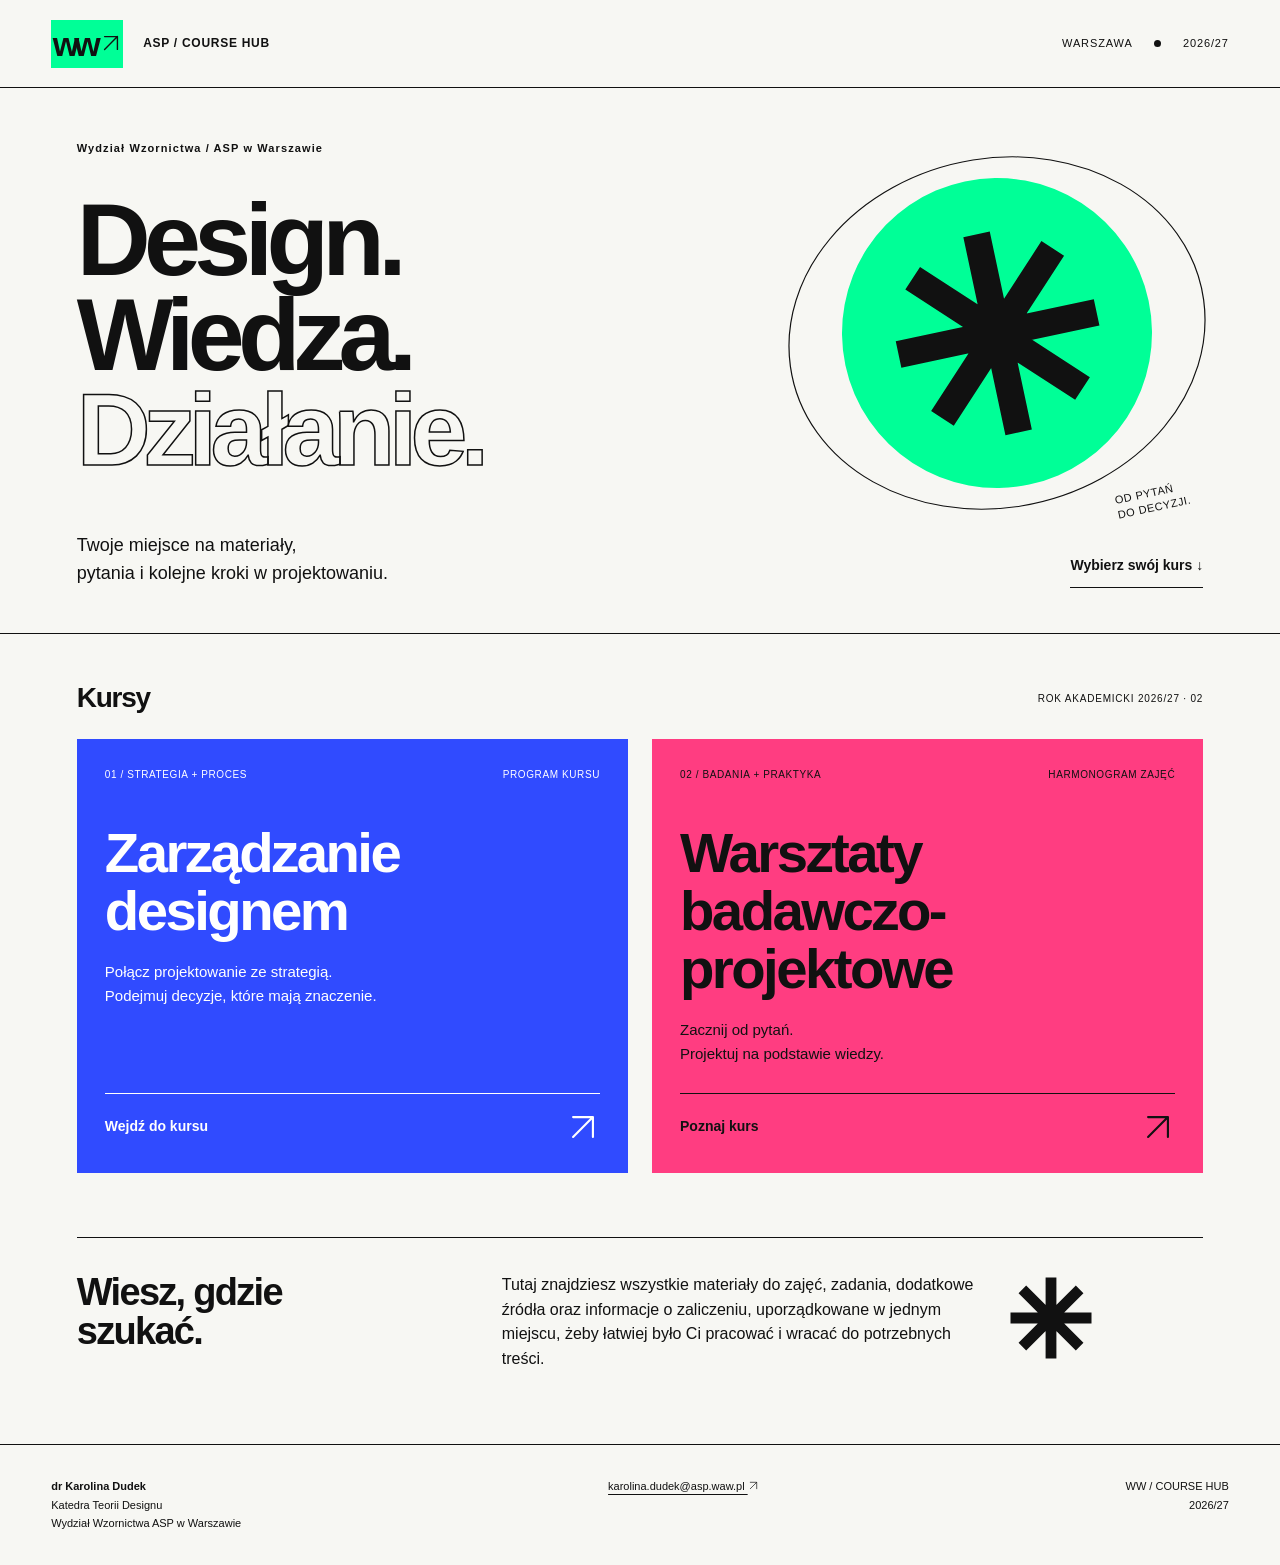
<file: index.html>
<!doctype html><html lang="pl"><head><meta charset="utf-8"><meta name="viewport" content="width=device-width, initial-scale=1"><meta name="description" content="Materiały do zajęć dr Karoliny Dudek. Wydział Wzornictwa ASP w Warszawie, 2026/27."><meta name="theme-color" content="#00FF97"><title>Materiały do zajęć · ASP Course Hub</title><link rel="stylesheet" href="assets/css/style.css"><script src="assets/js/main.js" defer></script></head><body class=""><a class="skip" href="#main">Przejdź do treści</a><header><a class="brand" href="index.html" aria-label="ASP Course Hub — strona główna"><span class="ww">ww<span><svg xmlns="http://www.w3.org/2000/svg" class="icon-arrow" viewBox="0 0 24 24" width="1em" height="1em" fill="none" stroke="currentColor" stroke-width="1.5" stroke-linecap="round" stroke-linejoin="round" style="display:inline-block;vertical-align:-0.12em;flex-shrink:0" aria-hidden="true" focusable="false"><path d="M5 19 19 5M5 5h14v14"/></svg></span></span><span>ASP / COURSE HUB</span></a><span class="header-right">WARSZAWA <span class="dot"></span> 2026/27</span></header><main id="main"><section class="home-hero"><div class="eyebrow">Wydział Wzornictwa / ASP w Warszawie</div><h1>Design.<br>Wiedza.<br><span class="outline">Działanie.</span></h1><div class="hero-bottom"><p>Twoje miejsce na materiały,<br>pytania i kolejne kroki w projektowaniu.</p><a class="text-link" href="#kursy">Wybierz swój kurs <span>↓</span></a></div><div class="hero-art" aria-hidden="true"><div class="orbit"></div><div class="asterisk"><svg xmlns="http://www.w3.org/2000/svg" viewBox="0 0 100 100" width="1em" height="1em" style="display:block" aria-hidden="true" focusable="false"><g fill="none" stroke="#111111" stroke-width="12"><path d="M50 5V95M5 50H95M18.18 18.18L81.82 81.82M18.18 81.82L81.82 18.18"/></g></svg></div><span>OD PYTAŃ<br>DO DECYZJI.</span></div></section><section id="kursy" class="courses"><div class="section-label"><h2>Kursy</h2><span>ROK AKADEMICKI 2026/27 · 02</span></div><div class="course-grid"><a class="course-card blue-card" href="kursy/zarzadzanie-designem.html"><div class="card-meta"><span>01 / STRATEGIA + PROCES</span><span>PROGRAM KURSU</span></div><h3>Zarządzanie<br>designem</h3><p>Połącz projektowanie ze strategią.<br>Podejmuj decyzje, które mają znaczenie.</p><div class="card-bottom"><span>Wejdź do kursu</span><span class="arrow"><svg xmlns="http://www.w3.org/2000/svg" class="icon-arrow" viewBox="0 0 24 24" width="1em" height="1em" fill="none" stroke="currentColor" stroke-width="1.5" stroke-linecap="round" stroke-linejoin="round" style="display:inline-block;vertical-align:-0.12em;flex-shrink:0" aria-hidden="true" focusable="false"><path d="M5 19 19 5M5 5h14v14"/></svg></span></div></a><a class="course-card pink-card" href="kursy/warsztaty-badawczo-projektowe.html"><div class="card-meta"><span>02 / BADANIA + PRAKTYKA</span><span>HARMONOGRAM ZAJĘĆ</span></div><h3>Warsztaty<br>badawczo-<br>projektowe</h3><p>Zacznij od pytań.<br>Projektuj na podstawie wiedzy.</p><div class="card-bottom"><span>Poznaj kurs</span><span class="arrow"><svg xmlns="http://www.w3.org/2000/svg" class="icon-arrow" viewBox="0 0 24 24" width="1em" height="1em" fill="none" stroke="currentColor" stroke-width="1.5" stroke-linecap="round" stroke-linejoin="round" style="display:inline-block;vertical-align:-0.12em;flex-shrink:0" aria-hidden="true" focusable="false"><path d="M5 19 19 5M5 5h14v14"/></svg></span></div></a></div></section><section class="how"><h2>Wiesz, gdzie<br>szukać.</h2><p>Tutaj znajdziesz wszystkie materiały do zajęć, zadania, dodatkowe źródła oraz informacje o zaliczeniu, uporządkowane w jednym miejscu, żeby łatwiej było Ci pracować i wracać do potrzebnych treści.</p><span class="big-star" aria-hidden="true"><svg xmlns="http://www.w3.org/2000/svg" viewBox="0 0 100 100" width="1em" height="1em" style="display:block" aria-hidden="true" focusable="false"><g fill="none" stroke="#111111" stroke-width="12"><path d="M50 5V95M5 50H95M18.18 18.18L81.82 81.82M18.18 81.82L81.82 18.18"/></g></svg></span></section></main><footer><div><strong>dr Karolina Dudek</strong><br>Katedra Teorii Designu<br>Wydział Wzornictwa ASP w Warszawie</div><a href="mailto:karolina.dudek@asp.waw.pl">karolina.dudek@asp.waw.pl <svg xmlns="http://www.w3.org/2000/svg" class="icon-arrow" viewBox="0 0 24 24" width="1em" height="1em" fill="none" stroke="currentColor" stroke-width="1.5" stroke-linecap="round" stroke-linejoin="round" style="display:inline-block;vertical-align:-0.12em;flex-shrink:0" aria-hidden="true" focusable="false"><path d="M5 19 19 5M5 5h14v14"/></svg></a><span>WW / COURSE HUB<br>2026/27</span></footer></body></html>
</file>
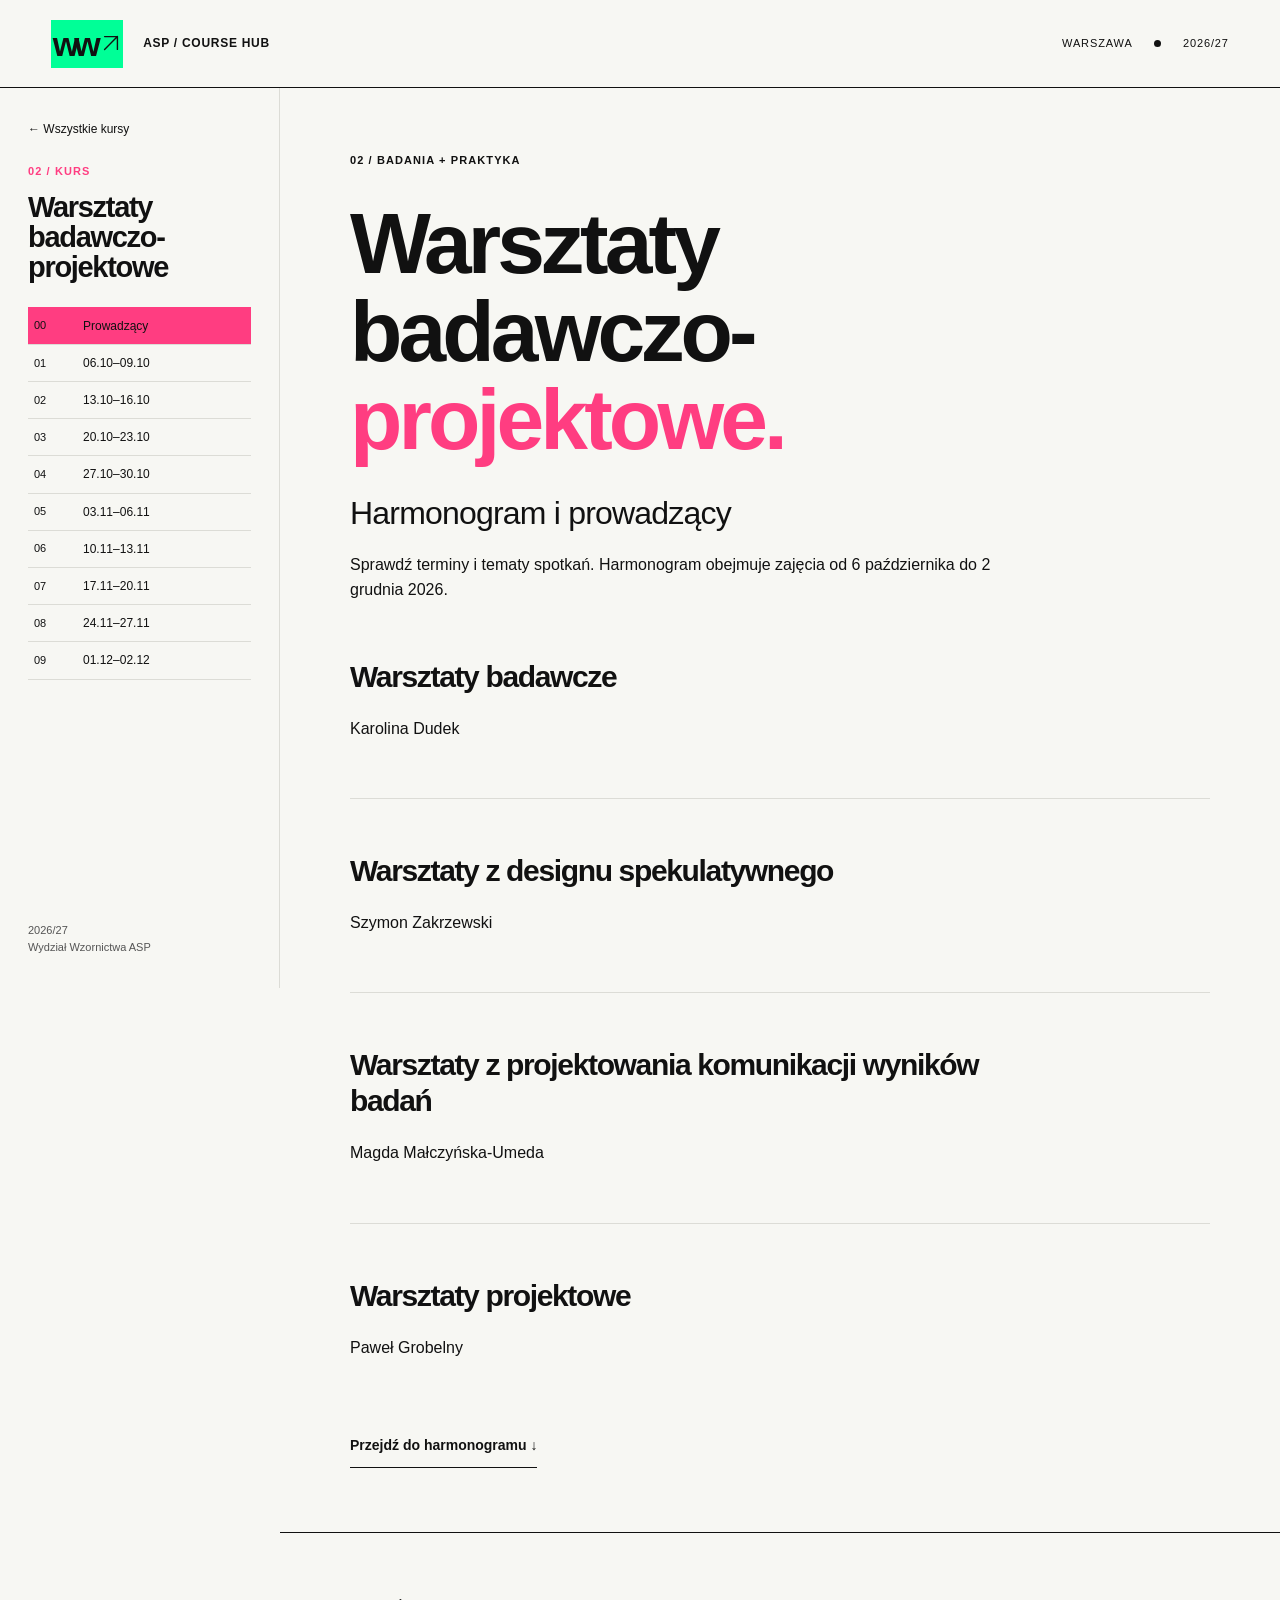
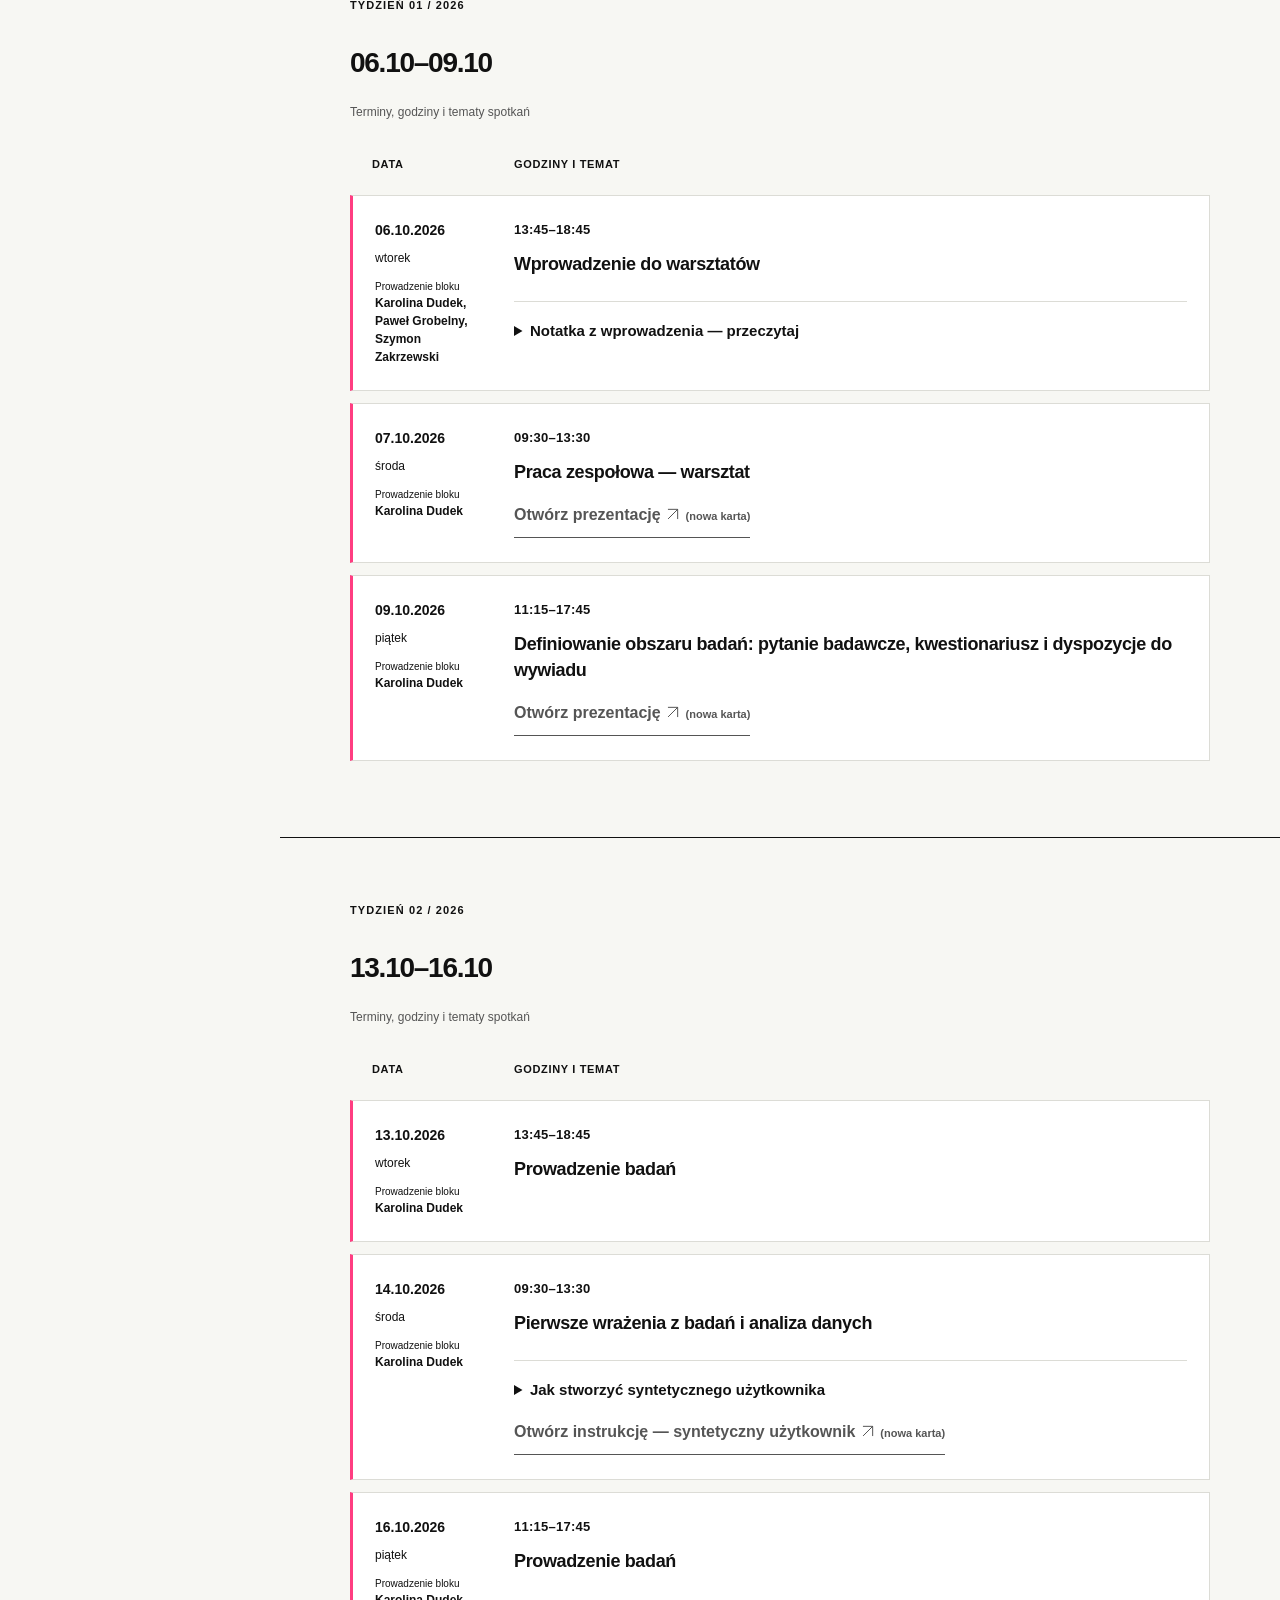
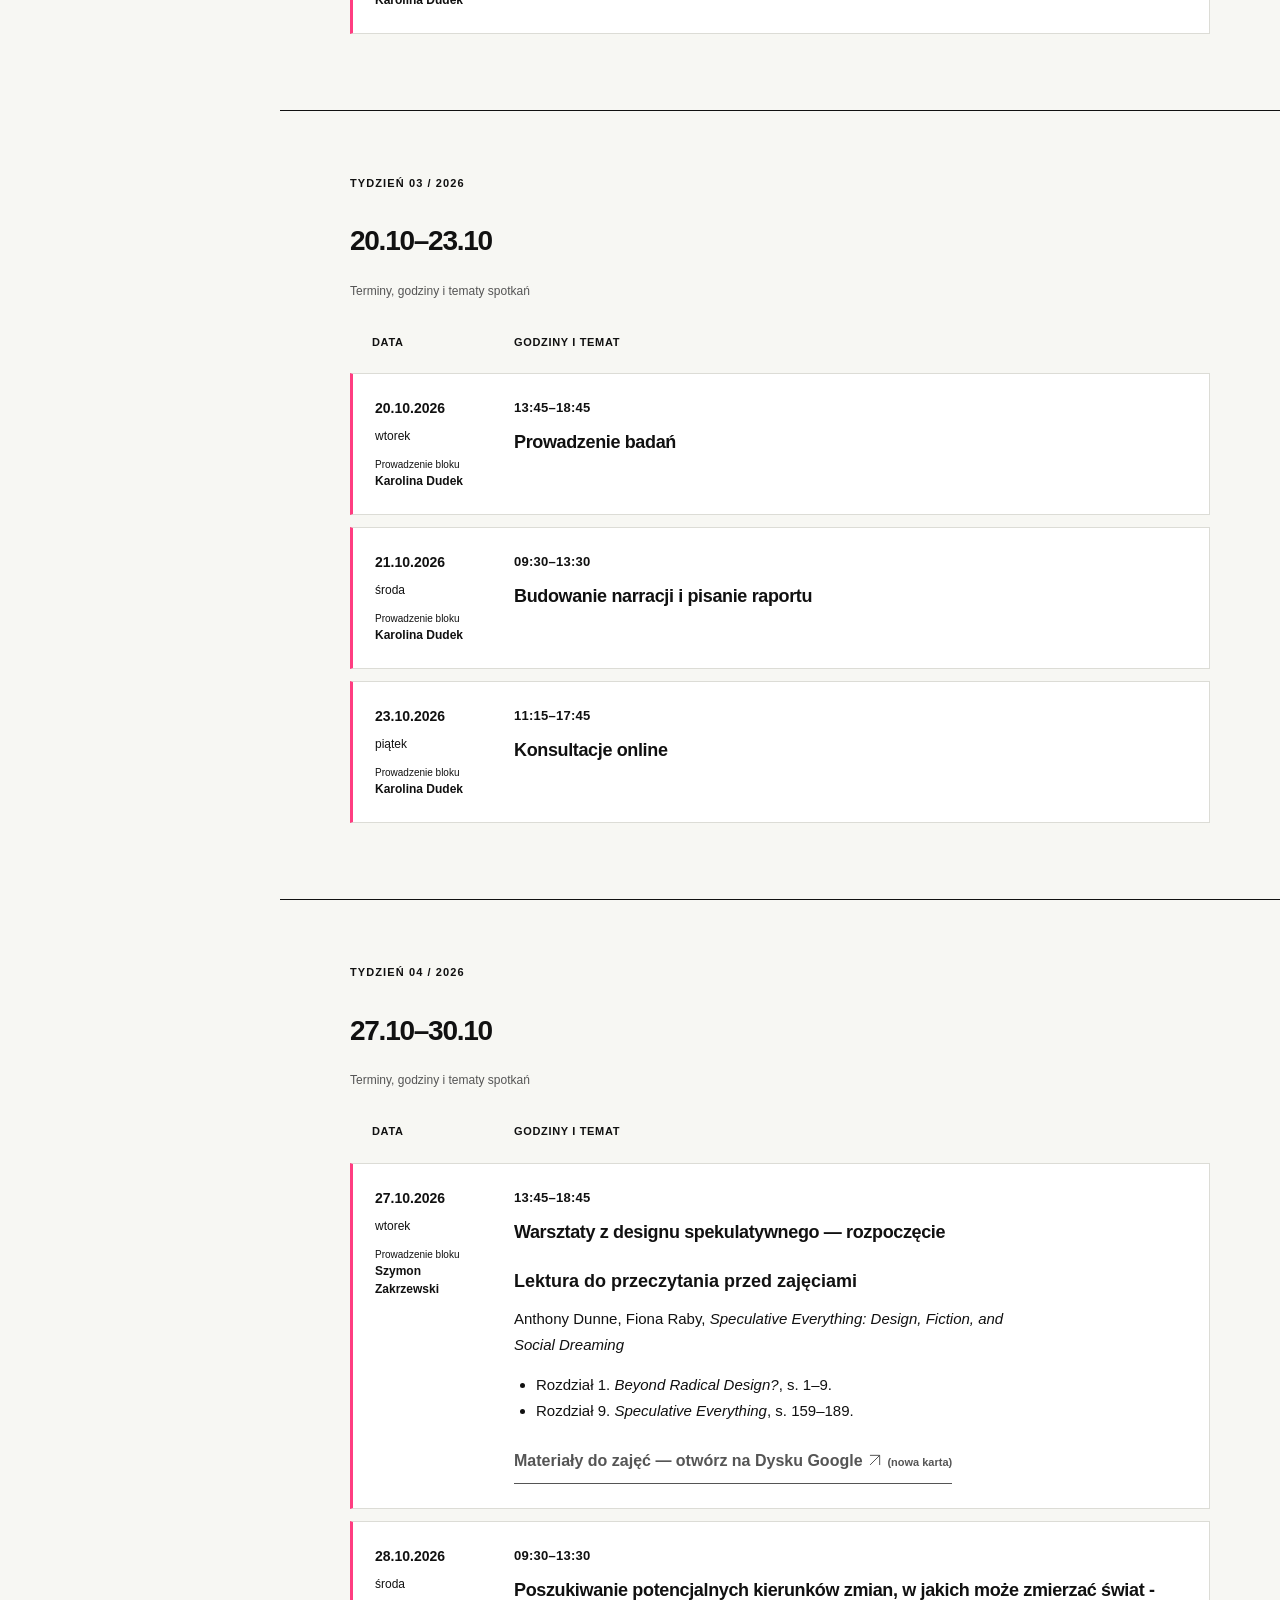
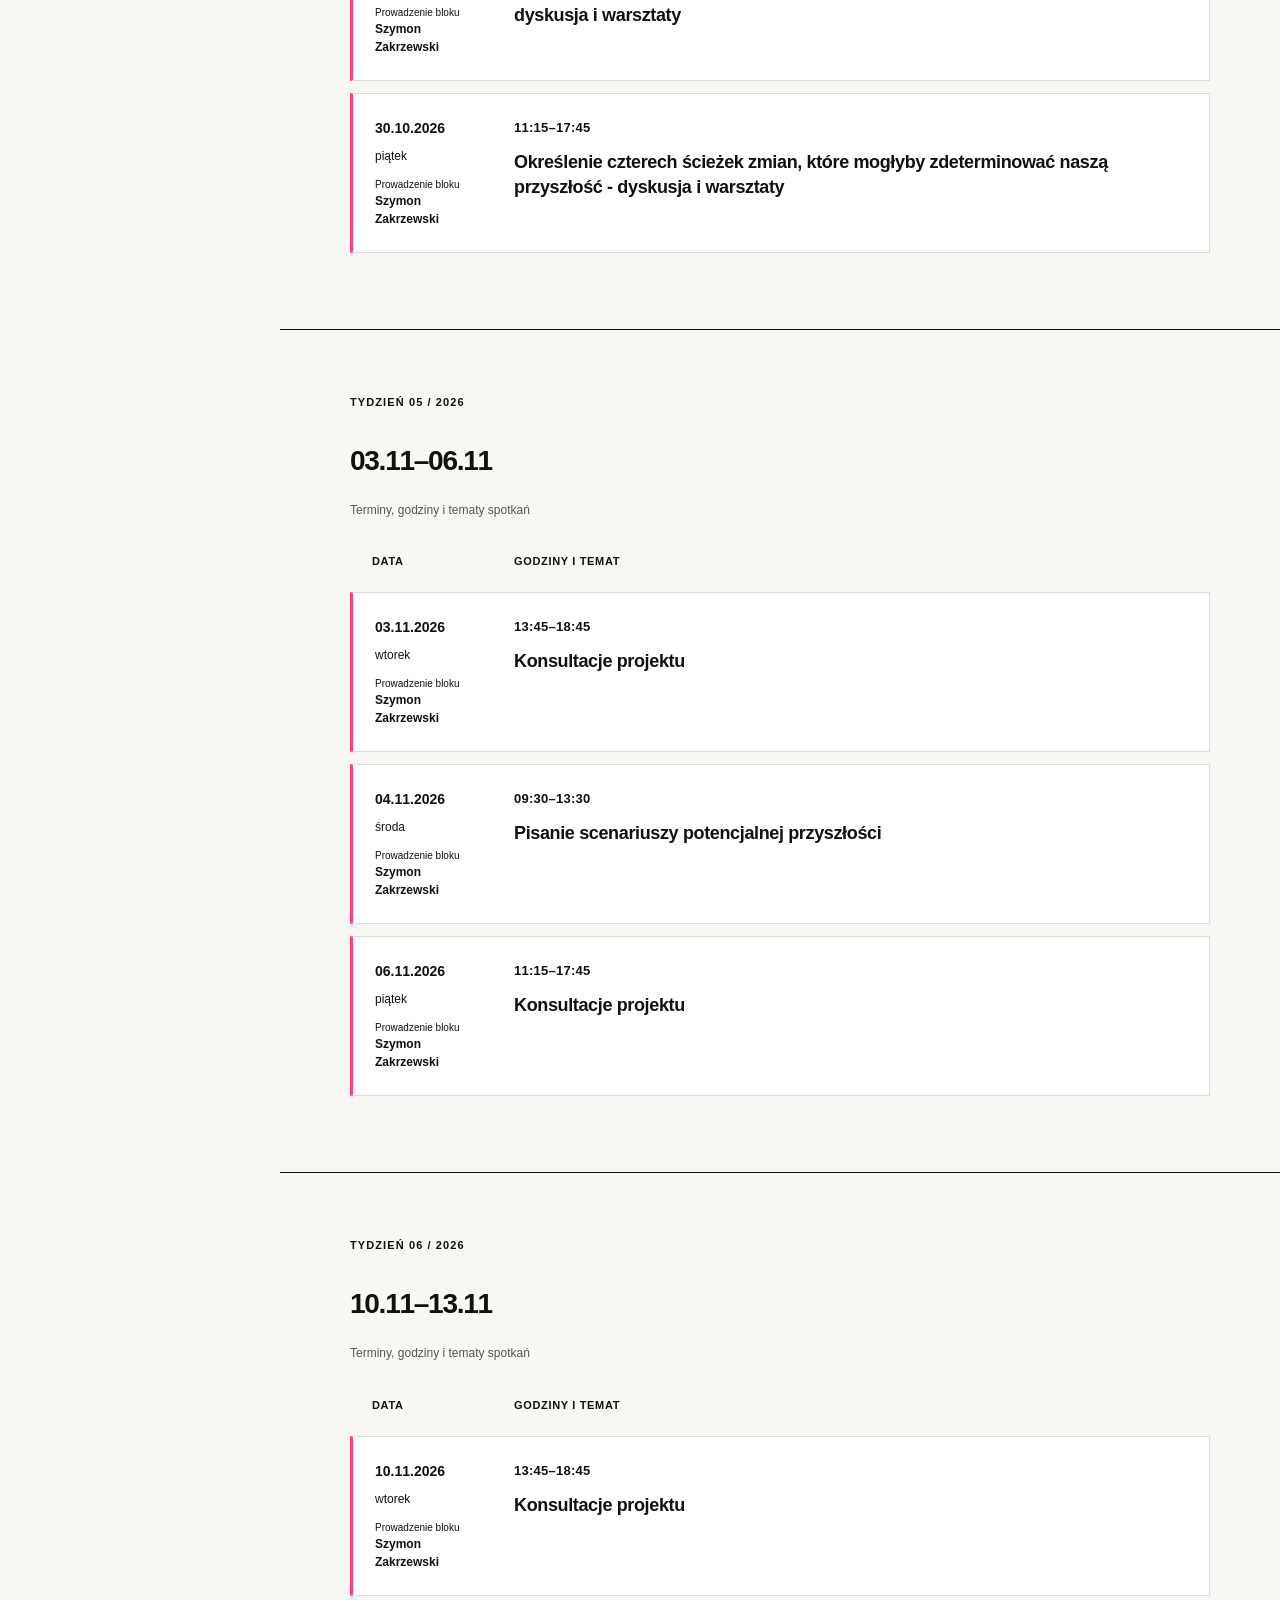
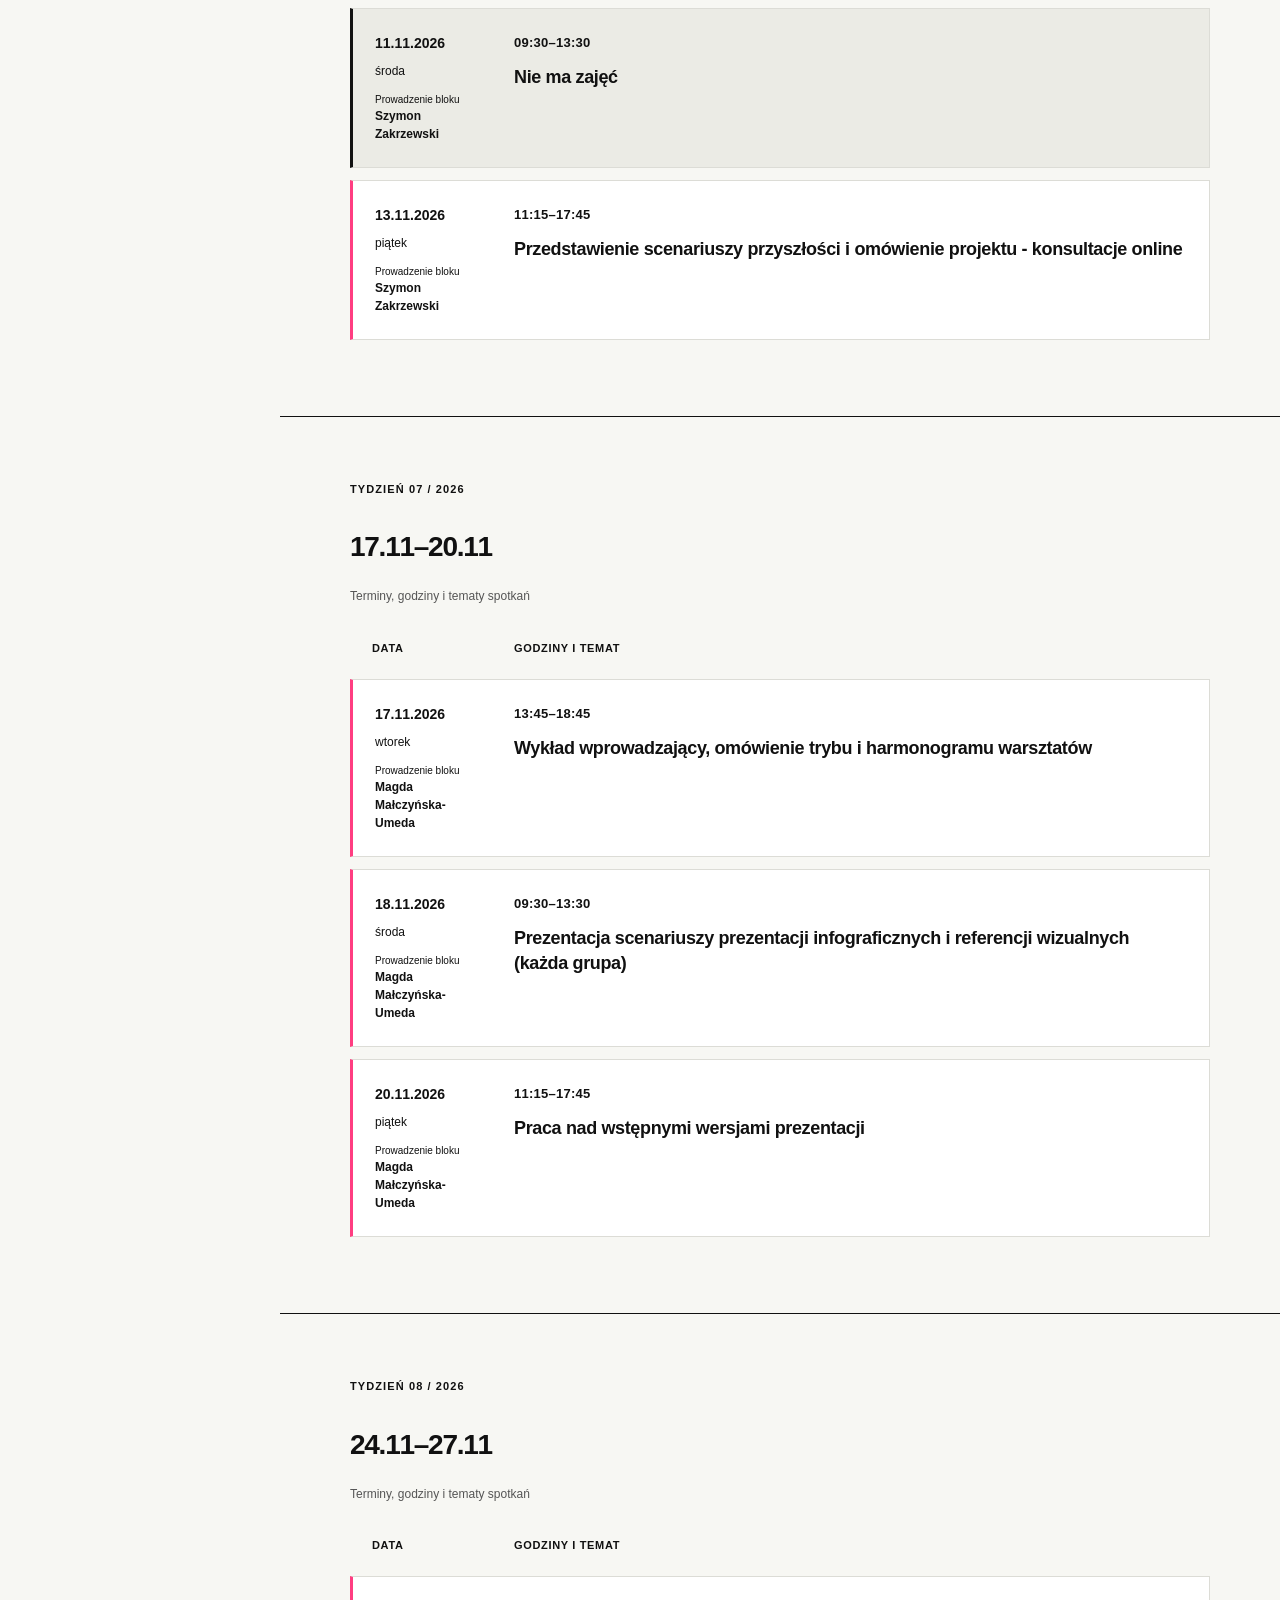
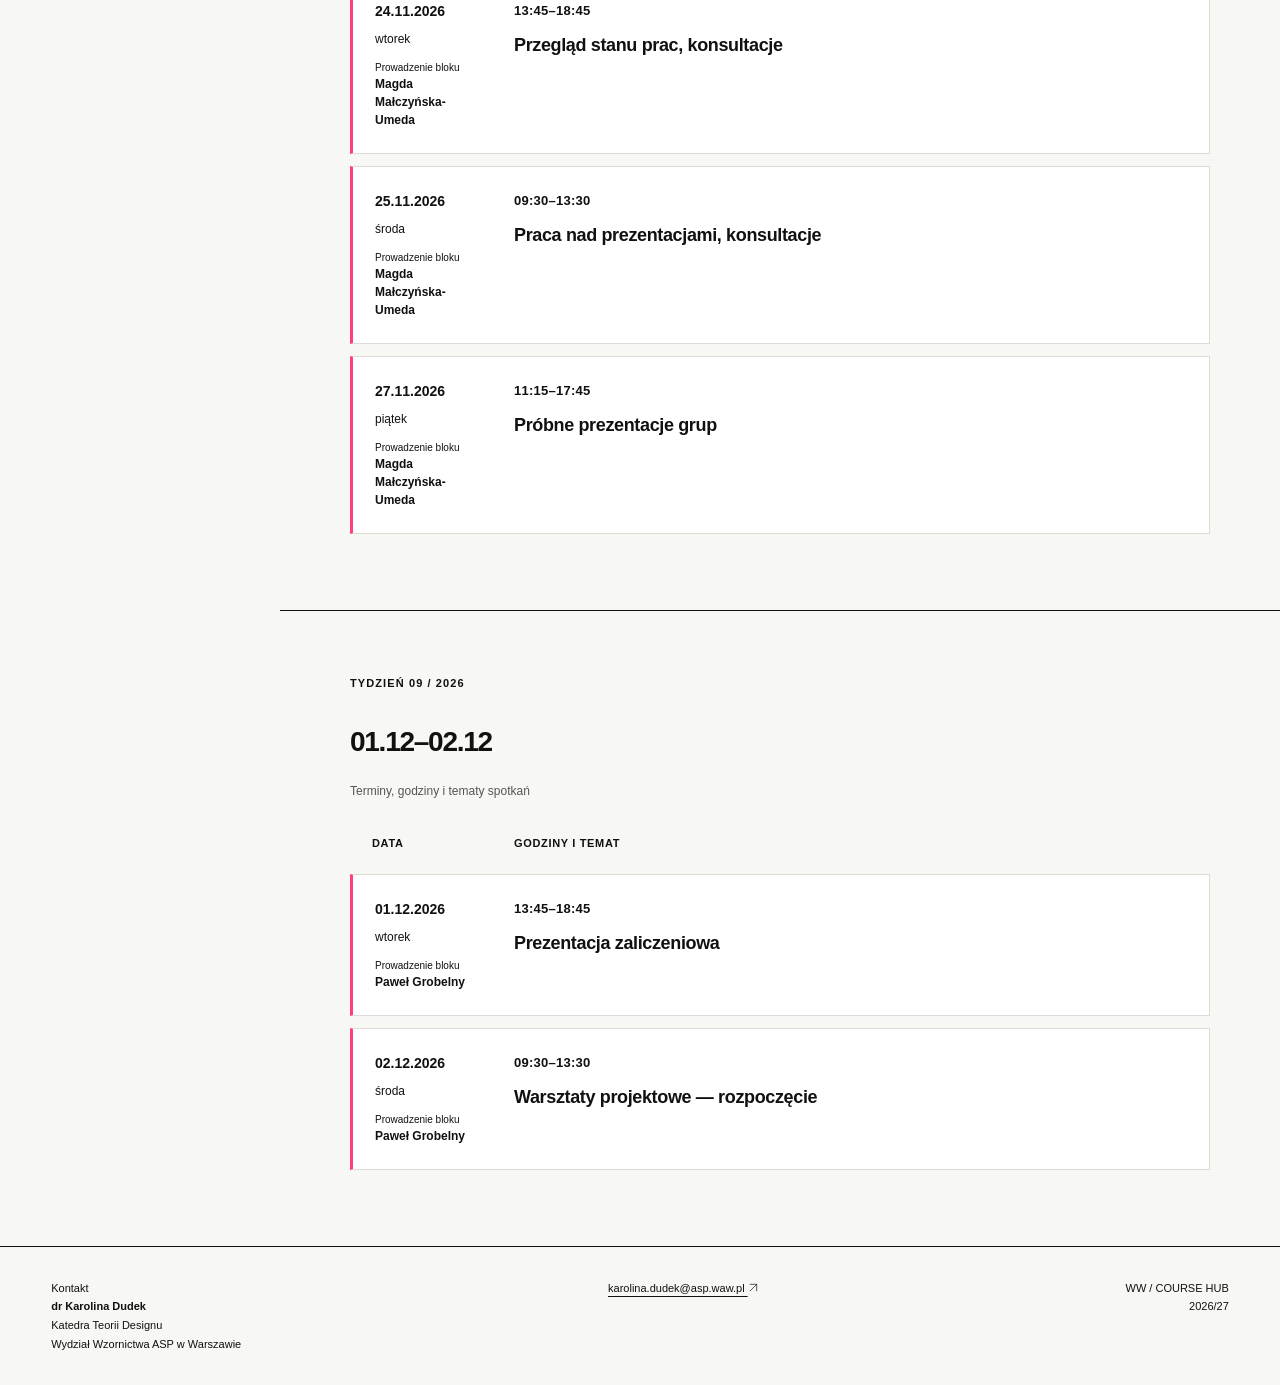
<file: kursy/warsztaty-badawczo-projektowe.html>
<!doctype html><html lang="pl"><head><meta charset="utf-8"><meta name="viewport" content="width=device-width, initial-scale=1"><meta name="description" content="Harmonogram i prowadzący warsztaty badawczo-projektowe. Wydział Wzornictwa ASP w Warszawie, 2026/27."><meta name="theme-color" content="#00FF97"><title>Warsztaty badawczo-projektowe · ASP Course Hub</title><link rel="stylesheet" href="../assets/css/style.css?v=20261005-1"><script src="../assets/js/main.js" defer></script></head><body class="pink"><a class="skip" href="#main">Przejdź do treści</a><header><a class="brand" href="../index.html" aria-label="ASP Course Hub — strona główna"><span class="ww">ww<span><svg xmlns="http://www.w3.org/2000/svg" class="icon-arrow" viewBox="0 0 24 24" width="1em" height="1em" fill="none" stroke="currentColor" stroke-width="1.5" stroke-linecap="round" stroke-linejoin="round" style="display:inline-block;vertical-align:-0.12em;flex-shrink:0" aria-hidden="true" focusable="false"><path d="M5 19 19 5M5 5h14v14"/></svg></span></span><span>ASP / COURSE HUB</span></a><span class="header-right">WARSZAWA <span class="dot"></span> 2026/27</span></header><div class="course-layout"><aside class="sidebar"><a class="back" href="../index.html">← Wszystkie kursy</a><div class="eyebrow">02 / KURS</div><h2>Warsztaty<br>badawczo-<br>projektowe</h2><button class="menu-toggle" aria-expanded="false" aria-controls="course-nav">Harmonogram <span>＋</span></button><nav id="course-nav" aria-label="Tygodnie warsztatów"><a href="#wprowadzenie"><span>00</span> Prowadzący</a><a href="#tydzien-1"><span>01</span> 06.10–09.10</a><a href="#tydzien-2"><span>02</span> 13.10–16.10</a><a href="#tydzien-3"><span>03</span> 20.10–23.10</a><a href="#tydzien-4"><span>04</span> 27.10–30.10</a><a href="#tydzien-5"><span>05</span> 03.11–06.11</a><a href="#tydzien-6"><span>06</span> 10.11–13.11</a><a href="#tydzien-7"><span>07</span> 17.11–20.11</a><a href="#tydzien-8"><span>08</span> 24.11–27.11</a><a href="#tydzien-9"><span>09</span> 01.12–02.12</a></nav><div class="sidebar-note">2026/27<br>Wydział Wzornictwa ASP</div></aside><main id="main"><section id="wprowadzenie" class="course-section intro"><div class="eyebrow">02 / BADANIA + PRAKTYKA</div><h1>Warsztaty<br>badawczo-<br><span>projektowe.</span></h1><p class="lead">Harmonogram i prowadzący</p><p>Sprawdź terminy i tematy spotkań. Harmonogram obejmuje zajęcia od 6 października do 2 grudnia 2026.</p><div class="module-list" aria-label="Prowadzący warsztaty"><article class="module"><h2>Warsztaty badawcze</h2><p>Karolina Dudek</p></article><article class="module"><h2>Warsztaty z designu spekulatywnego</h2><p>Szymon Zakrzewski</p></article><article class="module"><h2>Warsztaty z projektowania komunikacji wyników badań</h2><p>Magda Małczyńska-Umeda</p></article><article class="module"><h2>Warsztaty projektowe</h2><p>Paweł Grobelny</p></article></div><a class="text-link" href="#tydzien-1">Przejdź do harmonogramu ↓</a></section><section id="tydzien-1" class="course-section"><div class="eyebrow">TYDZIEŃ 01 / 2026</div><h2 class="content-heading">06.10–09.10</h2><div class="schedule workshop-schedule"><table><caption>Terminy, godziny i tematy spotkań</caption><thead><tr><th scope="col">Data</th><th scope="col">Godziny i temat</th></tr></thead><tbody><tr><td><time datetime="2026-10-06">06.10.2026</time><span class="workshop-day">wtorek</span><span class="workshop-teacher" style="display:block;white-space:normal;font-size:12px;font-weight:400;line-height:1.5;margin-top:12px"><span style="display:block;font-size:10px">Prowadzenie bloku</span><strong>Karolina Dudek, Paweł Grobelny, Szymon Zakrzewski</strong></span></td><td><span class="workshop-hours">13:45–18:45</span><h3 class="workshop-topic">Wprowadzenie do warsztatów</h3><details class="intro-meeting-note" style="margin-top:24px;border-top:1px solid var(--line);padding-top:18px"><summary style="cursor:pointer;font-size:15px;font-weight:700;line-height:1.5">Notatka z wprowadzenia — przeczytaj</summary><article aria-label="Notatka z wprowadzenia do warsztatów badawczo-projektowych"><h4 style="font-size:20px;line-height:1.3;letter-spacing:-.02em;margin:32px 0 12px">Założenia i temat</h4><p style="font-size:15px;line-height:1.7;color:var(--ink);margin:16px 0;max-width:70ch">Warsztaty są jednym, ciągłym procesem pracy nad tym samym tematem. Łączą badanie, rozwijanie koncepcji, opracowanie informacji wizualnej i projektowanie. Taki układ ma pozwolić przejść przez kolejne etapy projektu w sposób zbliżony do praktyki zawodowej. Program jest co roku modyfikowany na podstawie doświadczeń prowadzących i informacji od studentów.</p><p style="font-size:15px;line-height:1.7;color:var(--ink);margin:16px 0;max-width:70ch">Tegorocznym motywem jest wspólnota, a obszarem pracy – najbliższe otoczenie Wydziału. Każdy zespół otrzymał miejsce oraz związaną z nim grupę osób. Zaznaczone na mapie granice lokalizacji są orientacyjne: badania i projektowanie mogą obejmować także ich otoczenie.</p><h4 style="font-size:20px;line-height:1.3;letter-spacing:-.02em;margin:32px 0 12px">Sposób pracy</h4><p style="font-size:15px;line-height:1.7;color:var(--ink);margin:16px 0;max-width:70ch">Zespoły mają sformułować pytanie badawcze. Będzie ono prowadzić część badawczą i pomagać w określeniu wytycznych do dalszego projektowania.</p><p style="font-size:15px;line-height:1.7;color:var(--ink);margin:16px 0;max-width:70ch">Po etapie badań z Karoliną Szymon poprowadzi pracę spekulatywną: zespoły wykorzystają wiedzę o rzeczywistym miejscu i jego użytkownikach, by wyobrazić sobie możliwe scenariusze zmian. Celem nie jest przewidywanie przyszłości, lecz świadome sprawdzenie, jak zmiana przyjętych zasad mogłaby wpłynąć na relacje i zachowania ludzi. Następnie Magda poprowadzi część infograficzną, a Paweł — projektową. W części projektowej znaczenie będą miały także wykonalność i budżet oraz umiejętność wyjaśnienia i obrony proponowanych rozwiązań.</p><p style="font-size:15px;line-height:1.7;color:var(--ink);margin:16px 0;max-width:70ch">Praca odbywa się w zespołach podczas zajęć. Zadania można między sobą dzielić, ale decyzje wymagają wspólnej rozmowy. Prowadzący będą podchodzić do grup i konsultować postępy. Obecność każdej osoby ma znaczenie dla pracy całego zespołu; opuszczenie spotkania przenosi pracę na pozostałych i utrudnia późniejszy powrót do projektu.</p><h4 style="font-size:20px;line-height:1.3;letter-spacing:-.02em;margin:32px 0 12px">Harmonogram i zaliczenie</h4><p style="font-size:15px;line-height:1.7;color:var(--ink);margin:16px 0;max-width:70ch">Prowadzący zmieniają się wraz z kolejnymi etapami, ale temat projektu pozostaje ten sam. Po wspólnym wprowadzeniu zajęcia prowadzą kolejno Karolina, Szymon, Magda i Paweł. Szczegółowa rozpiska dat na stronie.</p><p style="font-size:15px;line-height:1.7;color:var(--ink);margin:16px 0;max-width:70ch">Godziny rozpoczęcia zajęć w poszczególne dni są różne ze względu na plan całego Wydziału. Plan przewiduje przerwy, w tym przerwę obiadową, natomiast ich faktyczny moment może wynikać z przebiegu pracy i potrzeb grupy. Nie ustalono stałej zasady wcześniejszego kończenia zajęć. Zwłaszcza podczas pracy projektowej spotkanie może skończyć się po wykonaniu zaplanowanych zadań, lecz należy to każdorazowo uzgadniać z prowadzącym.</p><p style="font-size:15px;line-height:1.7;color:var(--ink);margin:16px 0;max-width:70ch">Po części badawczej i infograficznej odbędzie się „mikrosesja”: zespoły przedstawią wyniki w prezentacji. Otrzymana wtedy ocena zostanie uwzględniona przy ocenie końcowej, związanej z prezentacją całego projektu.</p><h4 style="font-size:20px;line-height:1.3;letter-spacing:-.02em;margin:32px 0 12px">Powiązanie z dalszym programem studiów</h4><p style="font-size:15px;line-height:1.7;color:var(--ink);margin:16px 0;max-width:70ch">W drugim semestrze, przed rozpoczęciem platform badawczych, wrócimy do projektu z pierwszego semestru. Zakończony etap projektowy zostanie ponownie przeanalizowany (badania ewaluacyjne), aby wyciągnąć wnioski dotyczące oceny, zmian i dalszego rozwoju rozwiązania.</p><p style="font-size:15px;line-height:1.7;color:var(--ink);margin:16px 0;max-width:70ch">Na platformach badawczych studenci będą pracować w trzech grupach. Każda grupa spędzi cztery tygodnie na jednej platformie, po czym przejdzie do kolejnej; w ten sposób każda platforma poprowadzi zajęcia ze wszystkimi trzema grupami. Platformy są współprowadzone przez osoby z Wydziału i zaproszone osoby, będące specjalistkami i specjalistami w różnych obszarach. Więcej na temat Platform: <a href="https://ww.asp.waw.pl/projektowanie-i-badania/" style="font-size:inherit;text-decoration:underline;overflow-wrap:anywhere">https://ww.asp.waw.pl/projektowanie-i-badania/</a> [poniżej informacji o kadrze]</p></article></details></td></tr><tr><td><time datetime="2026-10-07">07.10.2026</time><span class="workshop-day">środa</span><span class="workshop-teacher" style="display:block;white-space:normal;font-size:12px;font-weight:400;line-height:1.5;margin-top:12px"><span style="display:block;font-size:10px">Prowadzenie bloku</span><strong>Karolina Dudek</strong></span></td><td><span class="workshop-hours">09:30–13:30</span><h3 class="workshop-topic">Praca zespołowa — warsztat</h3><p data-component="slides"><a class="text-link" href="https://docs.google.com/presentation/d/1duy5VIP7uTSgHSgzOHJXivr1ebvBCuT3XJGicvDZ5N8/edit?usp=sharing" target="_blank" rel="noopener noreferrer">Otwórz prezentację <svg xmlns="http://www.w3.org/2000/svg" viewBox="0 0 24 24" width="1em" height="1em" fill="none" stroke="currentColor" stroke-width="1.5" stroke-linecap="round" stroke-linejoin="round" style="vertical-align:-0.12em" aria-hidden="true" focusable="false"><path d="M5 19 19 5M5 5h14v14"/></svg> <span class="new-tab">(nowa karta)</span></a></p></td></tr><tr><td><time datetime="2026-10-09">09.10.2026</time><span class="workshop-day">piątek</span><span class="workshop-teacher" style="display:block;white-space:normal;font-size:12px;font-weight:400;line-height:1.5;margin-top:12px"><span style="display:block;font-size:10px">Prowadzenie bloku</span><strong>Karolina Dudek</strong></span></td><td><span class="workshop-hours">11:15–17:45</span><h3 class="workshop-topic">Definiowanie obszaru badań: pytanie badawcze, kwestionariusz i dyspozycje do wywiadu</h3><p data-component="slides"><a class="text-link" href="https://docs.google.com/presentation/d/1mry4DfC96zyCZ0vW0ao36n98MWQg_UgXE5awgjgoYFs/edit?usp=sharing" target="_blank" rel="noopener noreferrer">Otwórz prezentację <svg xmlns="http://www.w3.org/2000/svg" viewBox="0 0 24 24" width="1em" height="1em" fill="none" stroke="currentColor" stroke-width="1.5" stroke-linecap="round" stroke-linejoin="round" style="vertical-align:-0.12em" aria-hidden="true" focusable="false"><path d="M5 19 19 5M5 5h14v14"/></svg> <span class="new-tab">(nowa karta)</span></a></p></td></tr></tbody></table></div></section><section id="tydzien-2" class="course-section"><div class="eyebrow">TYDZIEŃ 02 / 2026</div><h2 class="content-heading">13.10–16.10</h2><div class="schedule workshop-schedule"><table><caption>Terminy, godziny i tematy spotkań</caption><thead><tr><th scope="col">Data</th><th scope="col">Godziny i temat</th></tr></thead><tbody><tr><td><time datetime="2026-10-13">13.10.2026</time><span class="workshop-day">wtorek</span><span class="workshop-teacher" style="display:block;white-space:normal;font-size:12px;font-weight:400;line-height:1.5;margin-top:12px"><span style="display:block;font-size:10px">Prowadzenie bloku</span><strong>Karolina Dudek</strong></span></td><td><span class="workshop-hours">13:45–18:45</span><h3 class="workshop-topic">Prowadzenie badań</h3></td></tr><tr><td><time datetime="2026-10-14">14.10.2026</time><span class="workshop-day">środa</span><span class="workshop-teacher" style="display:block;white-space:normal;font-size:12px;font-weight:400;line-height:1.5;margin-top:12px"><span style="display:block;font-size:10px">Prowadzenie bloku</span><strong>Karolina Dudek</strong></span></td><td><span class="workshop-hours">09:30–13:30</span><h3 class="workshop-topic">Pierwsze wrażenia z badań i analiza danych</h3><details id="syntetyczny-uzytkownik" data-component="note" style="margin-top:24px;border-top:1px solid var(--line);padding-top:18px"><summary style="cursor:pointer;font-size:15px;font-weight:700;line-height:1.5">Jak stworzyć syntetycznego użytkownika</summary><div>
<h4 style="font-size:20px;line-height:1.3;letter-spacing:-.02em;margin:28px 0 12px">GPT w ChatGPT</h4>
<ul style="padding-left:22px;font-size:15px;line-height:1.7"><li>Otwórz <a href="https://chatgpt.com/gpts">GPTs</a> i wybierz <strong>Utwórz / Create</strong>.</li>
<li>Nadaj GPT nazwę, np. „Syntetyczny użytkownik”.</li>
<li>W polu <strong>Instrukcje / Instructions</strong> wklej całą otrzymaną instrukcję.</li>
<li>Przetestuj postać w podglądzie: zadaj jej kilka pytań jak podczas wywiadu. W razie potrzeby popraw instrukcję i zapisz GPT.</li></ul>
<h4 style="font-size:20px;line-height:1.3;letter-spacing:-.02em;margin:28px 0 12px">Gem w Gemini</h4>
<ul style="padding-left:22px;font-size:15px;line-height:1.7"><li>Na komputerze otwórz <a href="https://gemini.google.com">Gemini</a>, a następnie <strong>Gems → Nowy Gem / New Gem</strong>.</li>
<li>Wpisz nazwę i wklej otrzymaną instrukcję w pole instrukcji.</li>
<li>Sprawdź odpowiedzi w podglądzie i kliknij <strong>Zapisz / Save</strong>.</li></ul>
<p style="font-size:15px;line-height:1.7;color:var(--ink);margin:16px 0;max-width:70ch"><strong>Dlaczego warto wybrać GPT?</strong> Z syntetycznym użytkownikiem w GPT można rozmawiać <strong>głosowo</strong>, co lepiej przypomina wywiad. Z Gemem można prowadzić czat tekstowy, ale nie działa on w trybie rozmowy głosowej Gemini Live.</p>
<p style="font-size:15px;line-height:1.7;color:var(--ink);margin:16px 0;max-width:70ch"><strong>Uwaga:</strong> utworzenie nowego GPT wymaga dostępu do odpowiednio skonfigurowanego konta ChatGPT Business, Enterprise lub Edu. Jeśli nie widzisz przycisku „Utwórz”, skorzystaj z Gema.</p>
</div></details>
<p><a class="text-link" href="https://docs.google.com/document/d/1ug8xISBDU-LWXbM0fpi61dkIN0nTfe8S7Zvlb2P0-9Y/edit?usp=sharing" target="_blank" rel="noopener noreferrer">Otwórz instrukcję — syntetyczny użytkownik <svg xmlns="http://www.w3.org/2000/svg" viewBox="0 0 24 24" width="1em" height="1em" fill="none" stroke="currentColor" stroke-width="1.5" stroke-linecap="round" stroke-linejoin="round" style="vertical-align:-0.12em" aria-hidden="true" focusable="false"><path d="M5 19 19 5M5 5h14v14"/></svg> <span class="new-tab">(nowa karta)</span></a></p></td></tr><tr><td><time datetime="2026-10-16">16.10.2026</time><span class="workshop-day">piątek</span><span class="workshop-teacher" style="display:block;white-space:normal;font-size:12px;font-weight:400;line-height:1.5;margin-top:12px"><span style="display:block;font-size:10px">Prowadzenie bloku</span><strong>Karolina Dudek</strong></span></td><td><span class="workshop-hours">11:15–17:45</span><h3 class="workshop-topic">Prowadzenie badań</h3></td></tr></tbody></table></div></section><section id="tydzien-3" class="course-section"><div class="eyebrow">TYDZIEŃ 03 / 2026</div><h2 class="content-heading">20.10–23.10</h2><div class="schedule workshop-schedule"><table><caption>Terminy, godziny i tematy spotkań</caption><thead><tr><th scope="col">Data</th><th scope="col">Godziny i temat</th></tr></thead><tbody><tr><td><time datetime="2026-10-20">20.10.2026</time><span class="workshop-day">wtorek</span><span class="workshop-teacher" style="display:block;white-space:normal;font-size:12px;font-weight:400;line-height:1.5;margin-top:12px"><span style="display:block;font-size:10px">Prowadzenie bloku</span><strong>Karolina Dudek</strong></span></td><td><span class="workshop-hours">13:45–18:45</span><h3 class="workshop-topic">Prowadzenie badań</h3></td></tr><tr><td><time datetime="2026-10-21">21.10.2026</time><span class="workshop-day">środa</span><span class="workshop-teacher" style="display:block;white-space:normal;font-size:12px;font-weight:400;line-height:1.5;margin-top:12px"><span style="display:block;font-size:10px">Prowadzenie bloku</span><strong>Karolina Dudek</strong></span></td><td><span class="workshop-hours">09:30–13:30</span><h3 class="workshop-topic">Budowanie narracji i pisanie raportu</h3></td></tr><tr><td><time datetime="2026-10-23">23.10.2026</time><span class="workshop-day">piątek</span><span class="workshop-teacher" style="display:block;white-space:normal;font-size:12px;font-weight:400;line-height:1.5;margin-top:12px"><span style="display:block;font-size:10px">Prowadzenie bloku</span><strong>Karolina Dudek</strong></span></td><td><span class="workshop-hours">11:15–17:45</span><h3 class="workshop-topic">Konsultacje online</h3></td></tr></tbody></table></div></section><section id="tydzien-4" class="course-section"><div class="eyebrow">TYDZIEŃ 04 / 2026</div><h2 class="content-heading">27.10–30.10</h2><div class="schedule workshop-schedule"><table><caption>Terminy, godziny i tematy spotkań</caption><thead><tr><th scope="col">Data</th><th scope="col">Godziny i temat</th></tr></thead><tbody><tr><td><time datetime="2026-10-27">27.10.2026</time><span class="workshop-day">wtorek</span><span class="workshop-teacher" style="display:block;white-space:normal;font-size:12px;font-weight:400;line-height:1.5;margin-top:12px"><span style="display:block;font-size:10px">Prowadzenie bloku</span><strong>Szymon Zakrzewski</strong></span></td><td><span class="workshop-hours">13:45–18:45</span><h3 class="workshop-topic">Warsztaty z designu spekulatywnego — rozpoczęcie</h3><div class="workshop-reading" style="margin-top:24px"><h4 style="font-size:18px;line-height:1.4;margin:0 0 12px">Lektura do przeczytania przed zajęciami</h4><p style="font-size:15px;line-height:1.7;color:var(--ink)">Anthony Dunne, Fiona Raby, <em>Speculative Everything: Design, Fiction, and Social Dreaming</em></p><ul style="padding-left:22px;font-size:15px;line-height:1.7"><li>Rozdział 1. <em>Beyond Radical Design?</em>, s. 1–9.</li><li>Rozdział 9. <em>Speculative Everything</em>, s. 159–189.</li></ul><p style="margin-top:16px"><a class="text-link" href="https://drive.google.com/file/d/1iXLhLYwa0NP5s06TWCLb8ODRTQwcWauM/view?usp=sharing" target="_blank" rel="noopener noreferrer">Materiały do zajęć — otwórz na Dysku Google <svg xmlns="http://www.w3.org/2000/svg" viewBox="0 0 24 24" width="1em" height="1em" fill="none" stroke="currentColor" stroke-width="1.5" stroke-linecap="round" stroke-linejoin="round" style="vertical-align:-0.12em" aria-hidden="true" focusable="false"><path d="M5 19 19 5M5 5h14v14"/></svg> <span class="new-tab">(nowa karta)</span></a></p></div></td></tr><tr><td><time datetime="2026-10-28">28.10.2026</time><span class="workshop-day">środa</span><span class="workshop-teacher" style="display:block;white-space:normal;font-size:12px;font-weight:400;line-height:1.5;margin-top:12px"><span style="display:block;font-size:10px">Prowadzenie bloku</span><strong>Szymon Zakrzewski</strong></span></td><td><span class="workshop-hours">09:30–13:30</span><h3 class="workshop-topic">Poszukiwanie potencjalnych kierunków zmian, w jakich może zmierzać świat - dyskusja i warsztaty</h3></td></tr><tr><td><time datetime="2026-10-30">30.10.2026</time><span class="workshop-day">piątek</span><span class="workshop-teacher" style="display:block;white-space:normal;font-size:12px;font-weight:400;line-height:1.5;margin-top:12px"><span style="display:block;font-size:10px">Prowadzenie bloku</span><strong>Szymon Zakrzewski</strong></span></td><td><span class="workshop-hours">11:15–17:45</span><h3 class="workshop-topic">Określenie czterech ścieżek zmian, które mogłyby zdeterminować naszą przyszłość - dyskusja i warsztaty</h3></td></tr></tbody></table></div></section><section id="tydzien-5" class="course-section"><div class="eyebrow">TYDZIEŃ 05 / 2026</div><h2 class="content-heading">03.11–06.11</h2><div class="schedule workshop-schedule"><table><caption>Terminy, godziny i tematy spotkań</caption><thead><tr><th scope="col">Data</th><th scope="col">Godziny i temat</th></tr></thead><tbody><tr><td><time datetime="2026-11-03">03.11.2026</time><span class="workshop-day">wtorek</span><span class="workshop-teacher" style="display:block;white-space:normal;font-size:12px;font-weight:400;line-height:1.5;margin-top:12px"><span style="display:block;font-size:10px">Prowadzenie bloku</span><strong>Szymon Zakrzewski</strong></span></td><td><span class="workshop-hours">13:45–18:45</span><h3 class="workshop-topic">Konsultacje projektu</h3></td></tr><tr><td><time datetime="2026-11-04">04.11.2026</time><span class="workshop-day">środa</span><span class="workshop-teacher" style="display:block;white-space:normal;font-size:12px;font-weight:400;line-height:1.5;margin-top:12px"><span style="display:block;font-size:10px">Prowadzenie bloku</span><strong>Szymon Zakrzewski</strong></span></td><td><span class="workshop-hours">09:30–13:30</span><h3 class="workshop-topic">Pisanie scenariuszy potencjalnej przyszłości</h3></td></tr><tr><td><time datetime="2026-11-06">06.11.2026</time><span class="workshop-day">piątek</span><span class="workshop-teacher" style="display:block;white-space:normal;font-size:12px;font-weight:400;line-height:1.5;margin-top:12px"><span style="display:block;font-size:10px">Prowadzenie bloku</span><strong>Szymon Zakrzewski</strong></span></td><td><span class="workshop-hours">11:15–17:45</span><h3 class="workshop-topic">Konsultacje projektu</h3></td></tr></tbody></table></div></section><section id="tydzien-6" class="course-section"><div class="eyebrow">TYDZIEŃ 06 / 2026</div><h2 class="content-heading">10.11–13.11</h2><div class="schedule workshop-schedule"><table><caption>Terminy, godziny i tematy spotkań</caption><thead><tr><th scope="col">Data</th><th scope="col">Godziny i temat</th></tr></thead><tbody><tr><td><time datetime="2026-11-10">10.11.2026</time><span class="workshop-day">wtorek</span><span class="workshop-teacher" style="display:block;white-space:normal;font-size:12px;font-weight:400;line-height:1.5;margin-top:12px"><span style="display:block;font-size:10px">Prowadzenie bloku</span><strong>Szymon Zakrzewski</strong></span></td><td><span class="workshop-hours">13:45–18:45</span><h3 class="workshop-topic">Konsultacje projektu</h3></td></tr><tr class="no-class"><td><time datetime="2026-11-11">11.11.2026</time><span class="workshop-day">środa</span><span class="workshop-teacher" style="display:block;white-space:normal;font-size:12px;font-weight:400;line-height:1.5;margin-top:12px"><span style="display:block;font-size:10px">Prowadzenie bloku</span><strong>Szymon Zakrzewski</strong></span></td><td><span class="workshop-hours">09:30–13:30</span><h3 class="workshop-topic">Nie ma zajęć</h3></td></tr><tr><td><time datetime="2026-11-13">13.11.2026</time><span class="workshop-day">piątek</span><span class="workshop-teacher" style="display:block;white-space:normal;font-size:12px;font-weight:400;line-height:1.5;margin-top:12px"><span style="display:block;font-size:10px">Prowadzenie bloku</span><strong>Szymon Zakrzewski</strong></span></td><td><span class="workshop-hours">11:15–17:45</span><h3 class="workshop-topic">Przedstawienie scenariuszy przyszłości i omówienie projektu - konsultacje online</h3></td></tr></tbody></table></div></section><section id="tydzien-7" class="course-section"><div class="eyebrow">TYDZIEŃ 07 / 2026</div><h2 class="content-heading">17.11–20.11</h2><div class="schedule workshop-schedule"><table><caption>Terminy, godziny i tematy spotkań</caption><thead><tr><th scope="col">Data</th><th scope="col">Godziny i temat</th></tr></thead><tbody><tr><td><time datetime="2026-11-17">17.11.2026</time><span class="workshop-day">wtorek</span><span class="workshop-teacher" style="display:block;white-space:normal;font-size:12px;font-weight:400;line-height:1.5;margin-top:12px"><span style="display:block;font-size:10px">Prowadzenie bloku</span><strong>Magda Małczyńska-Umeda</strong></span></td><td><span class="workshop-hours">13:45–18:45</span><h3 class="workshop-topic">Wykład wprowadzający, omówienie trybu i harmonogramu warsztatów</h3></td></tr><tr><td><time datetime="2026-11-18">18.11.2026</time><span class="workshop-day">środa</span><span class="workshop-teacher" style="display:block;white-space:normal;font-size:12px;font-weight:400;line-height:1.5;margin-top:12px"><span style="display:block;font-size:10px">Prowadzenie bloku</span><strong>Magda Małczyńska-Umeda</strong></span></td><td><span class="workshop-hours">09:30–13:30</span><h3 class="workshop-topic">Prezentacja scenariuszy prezentacji infograficznych i referencji wizualnych (każda grupa)</h3></td></tr><tr><td><time datetime="2026-11-20">20.11.2026</time><span class="workshop-day">piątek</span><span class="workshop-teacher" style="display:block;white-space:normal;font-size:12px;font-weight:400;line-height:1.5;margin-top:12px"><span style="display:block;font-size:10px">Prowadzenie bloku</span><strong>Magda Małczyńska-Umeda</strong></span></td><td><span class="workshop-hours">11:15–17:45</span><h3 class="workshop-topic">Praca nad wstępnymi wersjami prezentacji</h3></td></tr></tbody></table></div></section><section id="tydzien-8" class="course-section"><div class="eyebrow">TYDZIEŃ 08 / 2026</div><h2 class="content-heading">24.11–27.11</h2><div class="schedule workshop-schedule"><table><caption>Terminy, godziny i tematy spotkań</caption><thead><tr><th scope="col">Data</th><th scope="col">Godziny i temat</th></tr></thead><tbody><tr><td><time datetime="2026-11-24">24.11.2026</time><span class="workshop-day">wtorek</span><span class="workshop-teacher" style="display:block;white-space:normal;font-size:12px;font-weight:400;line-height:1.5;margin-top:12px"><span style="display:block;font-size:10px">Prowadzenie bloku</span><strong>Magda Małczyńska-Umeda</strong></span></td><td><span class="workshop-hours">13:45–18:45</span><h3 class="workshop-topic">Przegląd stanu prac, konsultacje</h3></td></tr><tr><td><time datetime="2026-11-25">25.11.2026</time><span class="workshop-day">środa</span><span class="workshop-teacher" style="display:block;white-space:normal;font-size:12px;font-weight:400;line-height:1.5;margin-top:12px"><span style="display:block;font-size:10px">Prowadzenie bloku</span><strong>Magda Małczyńska-Umeda</strong></span></td><td><span class="workshop-hours">09:30–13:30</span><h3 class="workshop-topic">Praca nad prezentacjami, konsultacje</h3></td></tr><tr><td><time datetime="2026-11-27">27.11.2026</time><span class="workshop-day">piątek</span><span class="workshop-teacher" style="display:block;white-space:normal;font-size:12px;font-weight:400;line-height:1.5;margin-top:12px"><span style="display:block;font-size:10px">Prowadzenie bloku</span><strong>Magda Małczyńska-Umeda</strong></span></td><td><span class="workshop-hours">11:15–17:45</span><h3 class="workshop-topic">Próbne prezentacje grup</h3></td></tr></tbody></table></div></section><section id="tydzien-9" class="course-section"><div class="eyebrow">TYDZIEŃ 09 / 2026</div><h2 class="content-heading">01.12–02.12</h2><div class="schedule workshop-schedule"><table><caption>Terminy, godziny i tematy spotkań</caption><thead><tr><th scope="col">Data</th><th scope="col">Godziny i temat</th></tr></thead><tbody><tr><td><time datetime="2026-12-01">01.12.2026</time><span class="workshop-day">wtorek</span><span class="workshop-teacher" style="display:block;white-space:normal;font-size:12px;font-weight:400;line-height:1.5;margin-top:12px"><span style="display:block;font-size:10px">Prowadzenie bloku</span><strong>Paweł Grobelny</strong></span></td><td><span class="workshop-hours">13:45–18:45</span><h3 class="workshop-topic">Prezentacja zaliczeniowa</h3></td></tr><tr><td><time datetime="2026-12-02">02.12.2026</time><span class="workshop-day">środa</span><span class="workshop-teacher" style="display:block;white-space:normal;font-size:12px;font-weight:400;line-height:1.5;margin-top:12px"><span style="display:block;font-size:10px">Prowadzenie bloku</span><strong>Paweł Grobelny</strong></span></td><td><span class="workshop-hours">09:30–13:30</span><h3 class="workshop-topic">Warsztaty projektowe — rozpoczęcie</h3></td></tr></tbody></table></div></section></main></div><footer><div>Kontakt<br><strong>dr Karolina Dudek</strong><br>Katedra Teorii Designu<br>Wydział Wzornictwa ASP w Warszawie</div><a href="mailto:karolina.dudek@asp.waw.pl">karolina.dudek@asp.waw.pl <svg xmlns="http://www.w3.org/2000/svg" class="icon-arrow" viewBox="0 0 24 24" width="1em" height="1em" fill="none" stroke="currentColor" stroke-width="1.5" stroke-linecap="round" stroke-linejoin="round" style="display:inline-block;vertical-align:-0.12em;flex-shrink:0" aria-hidden="true" focusable="false"><path d="M5 19 19 5M5 5h14v14"/></svg></a><span>WW / COURSE HUB<br>2026/27</span></footer></body></html>
</file>
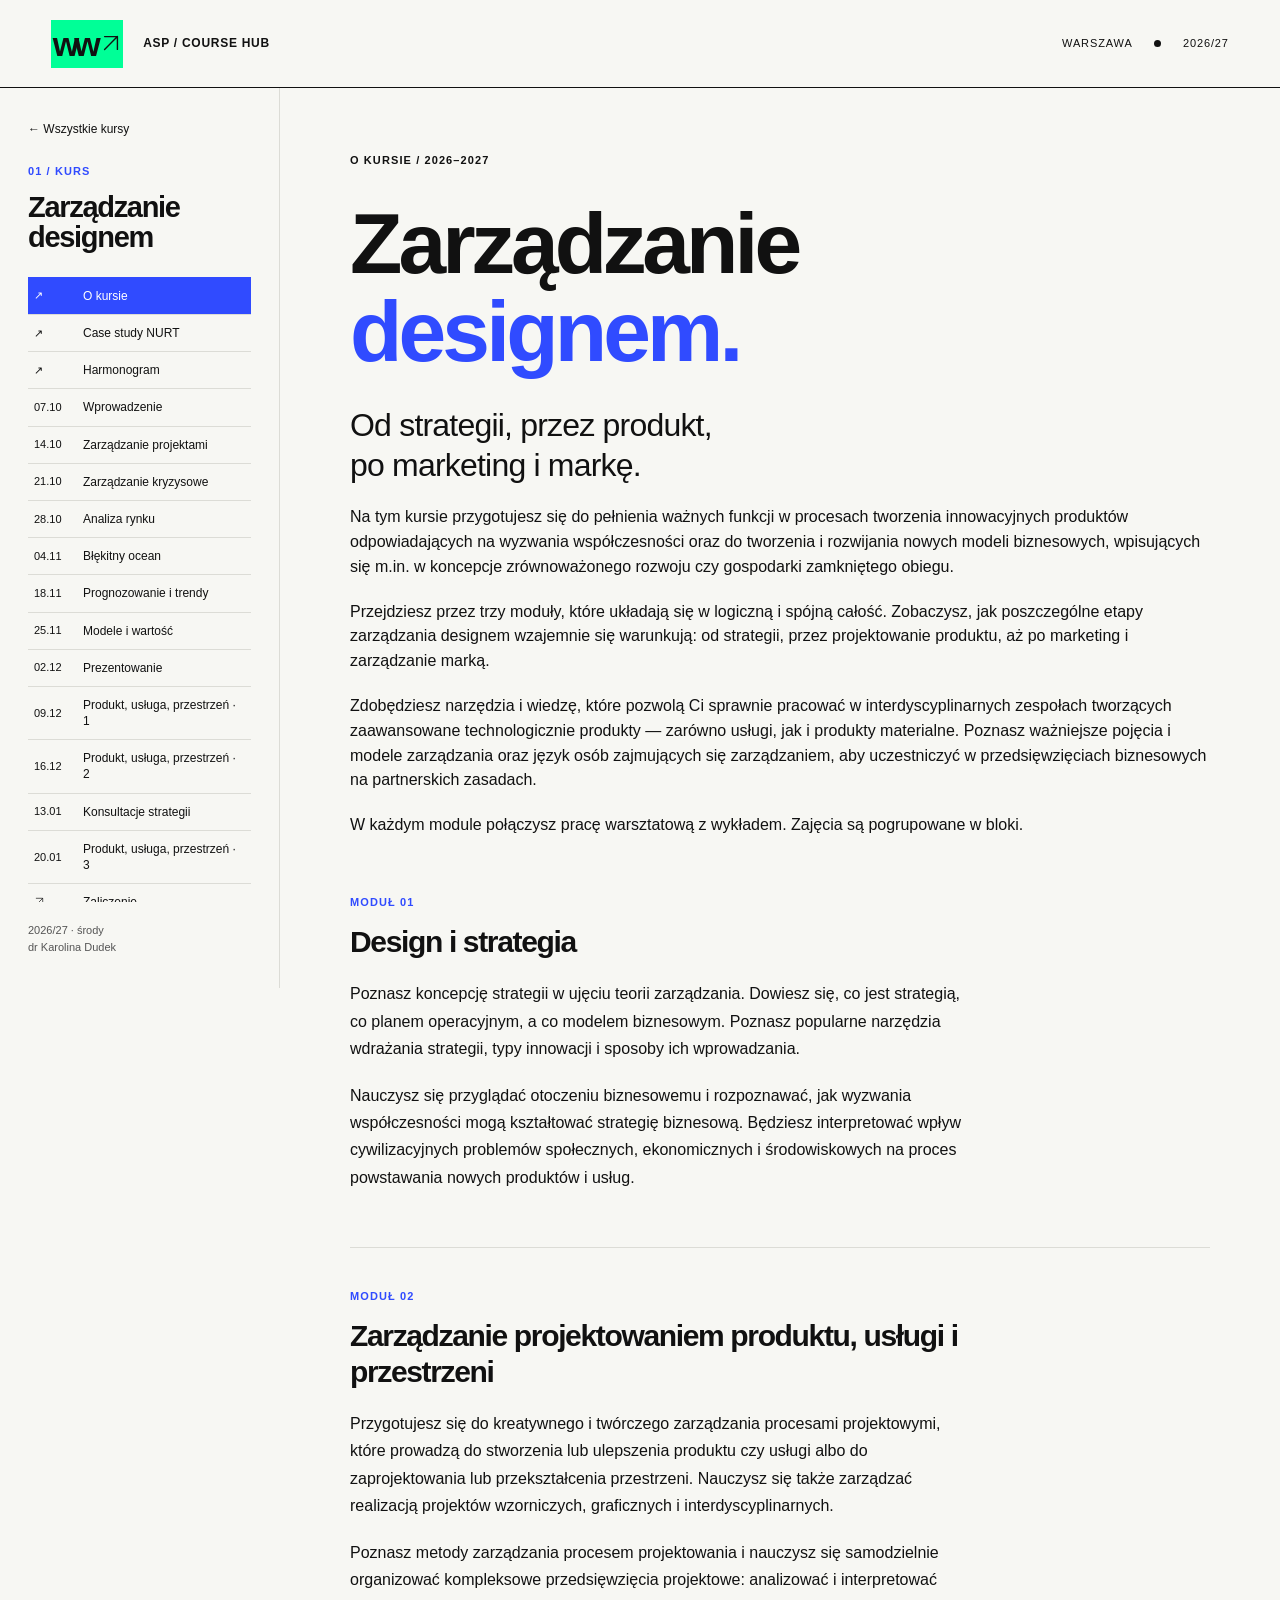
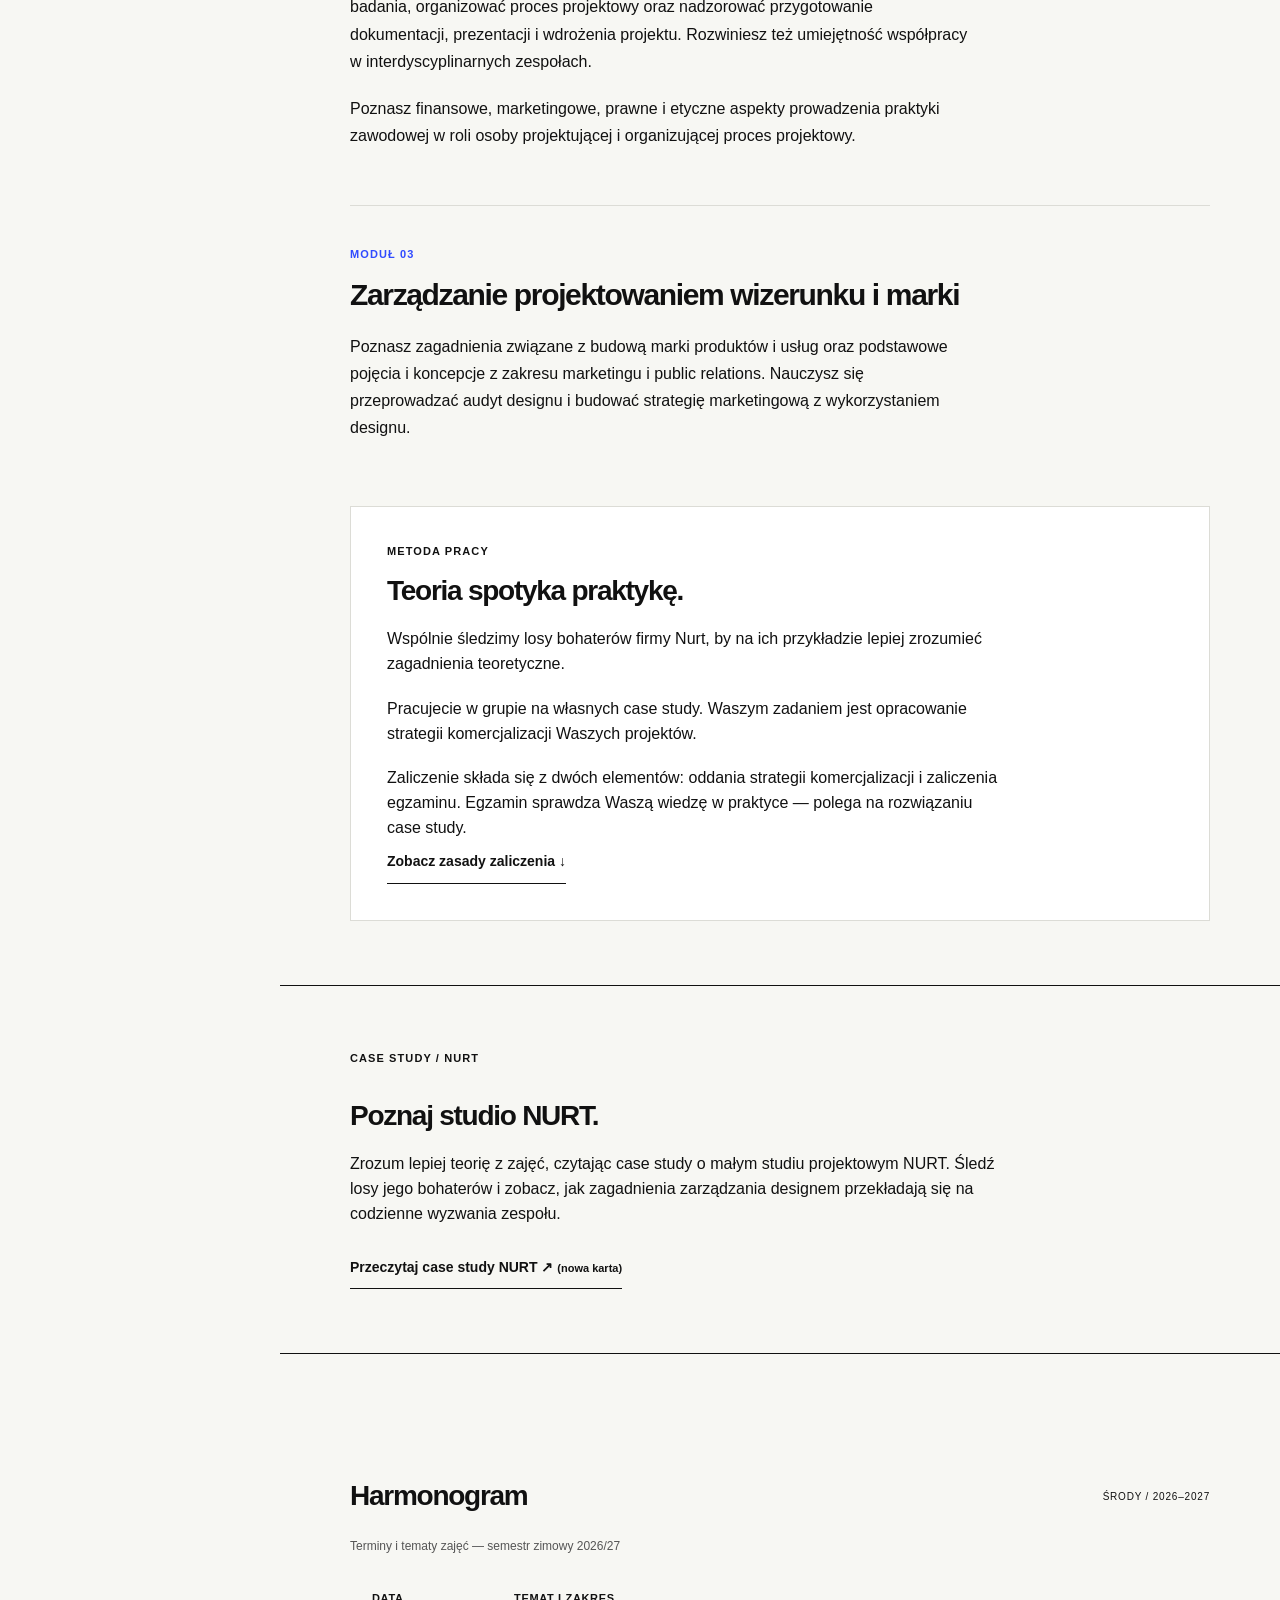
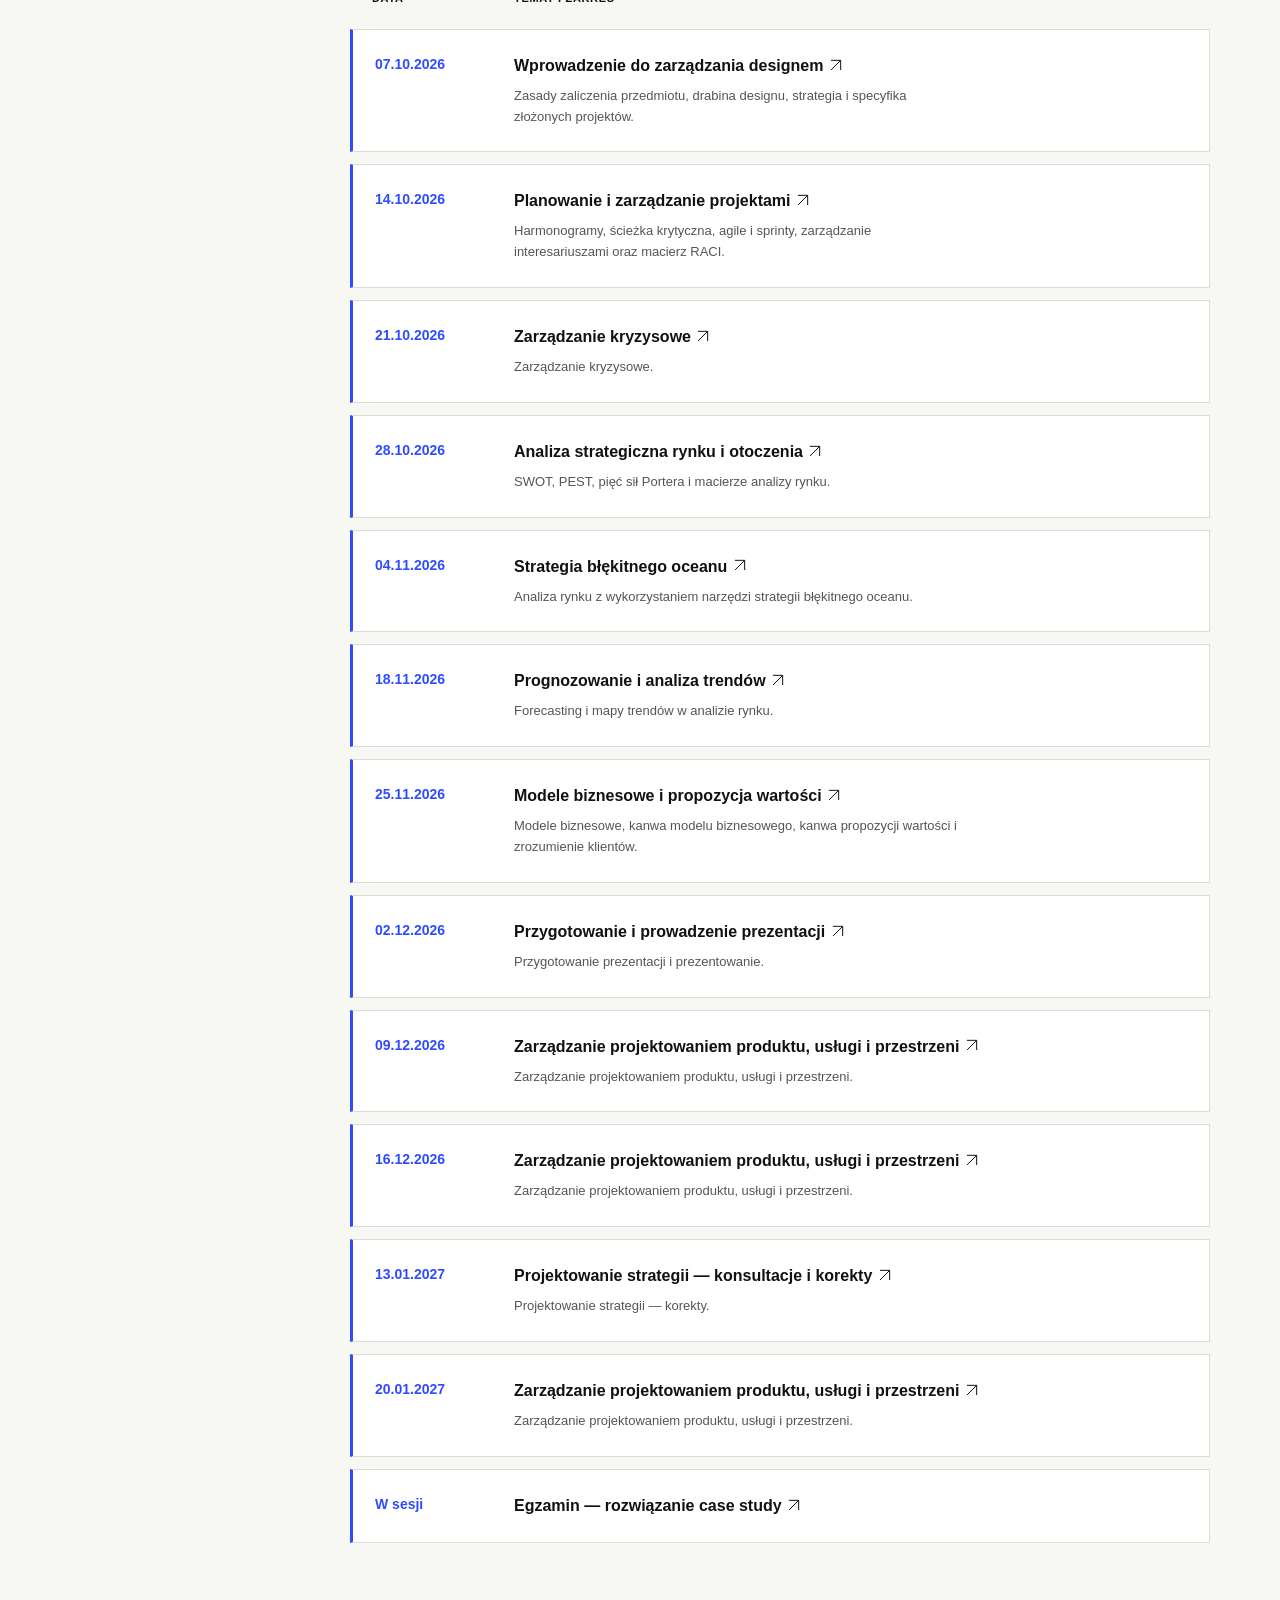
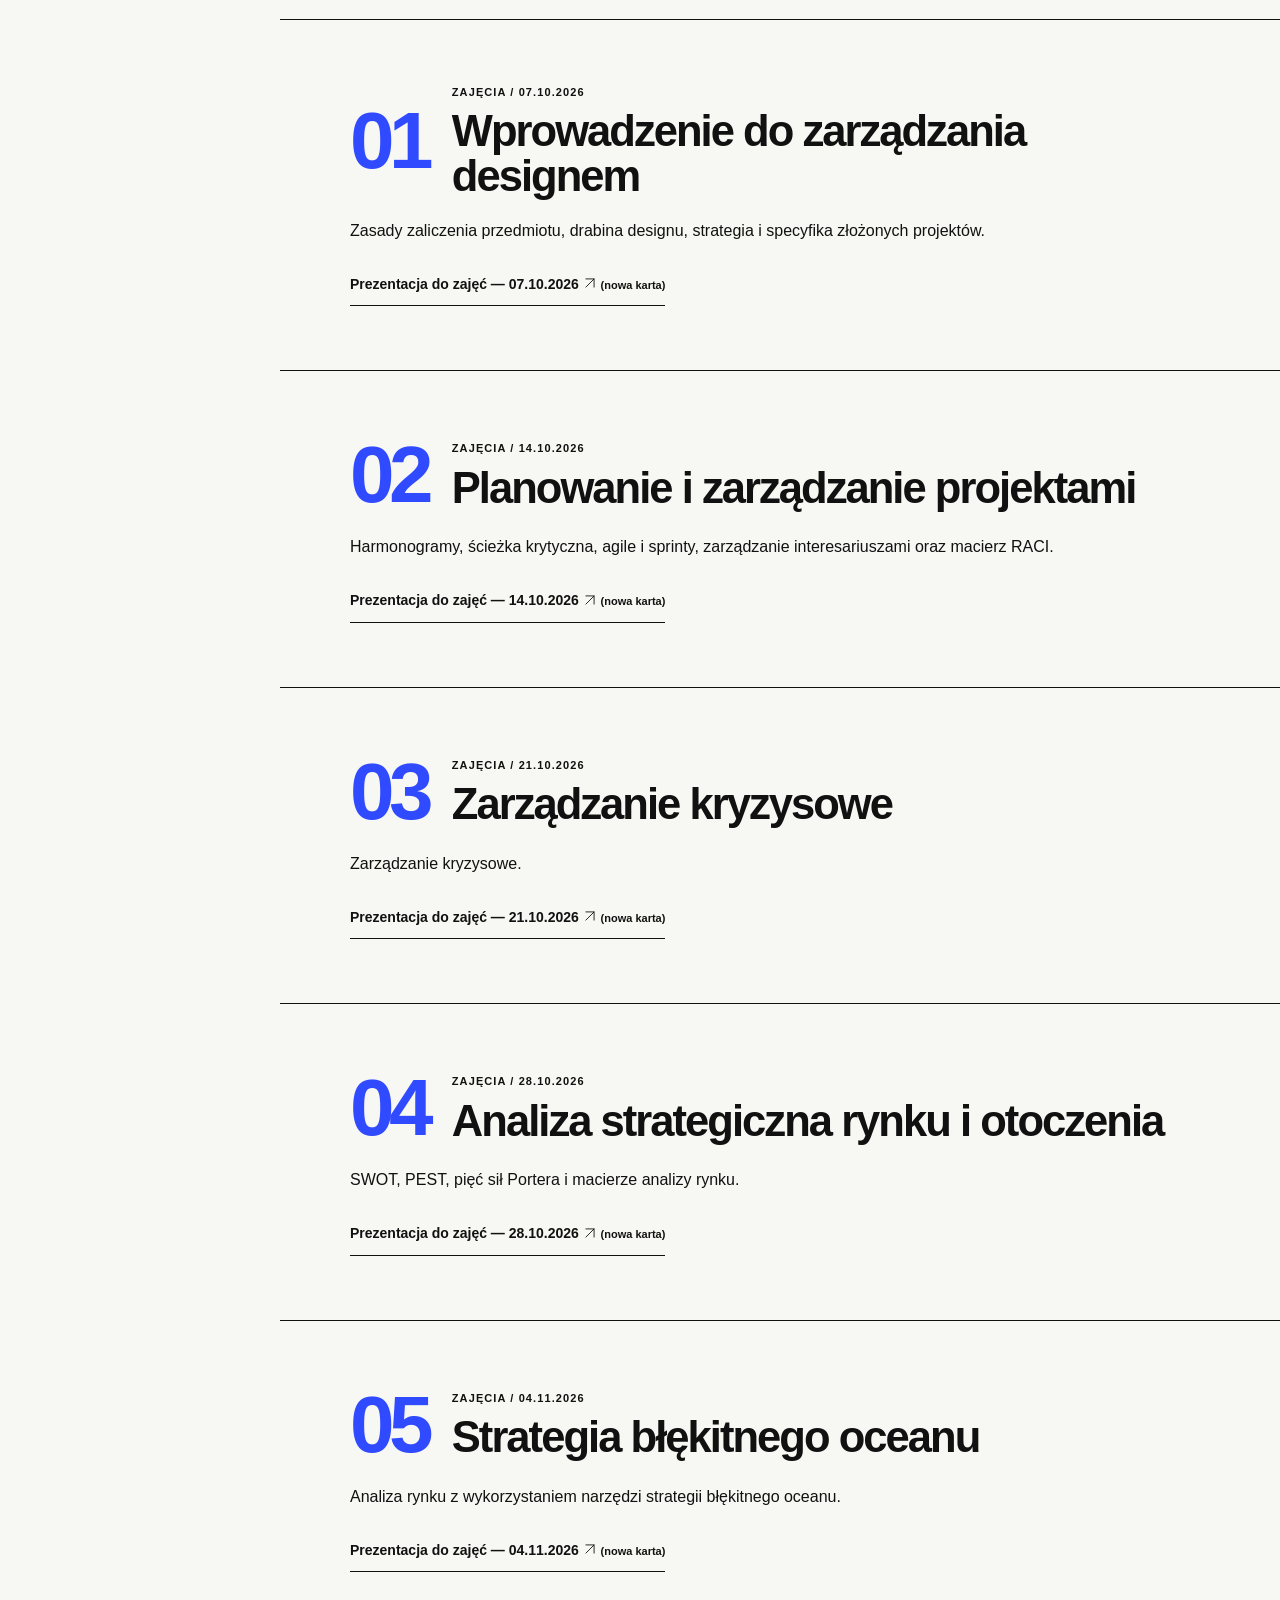
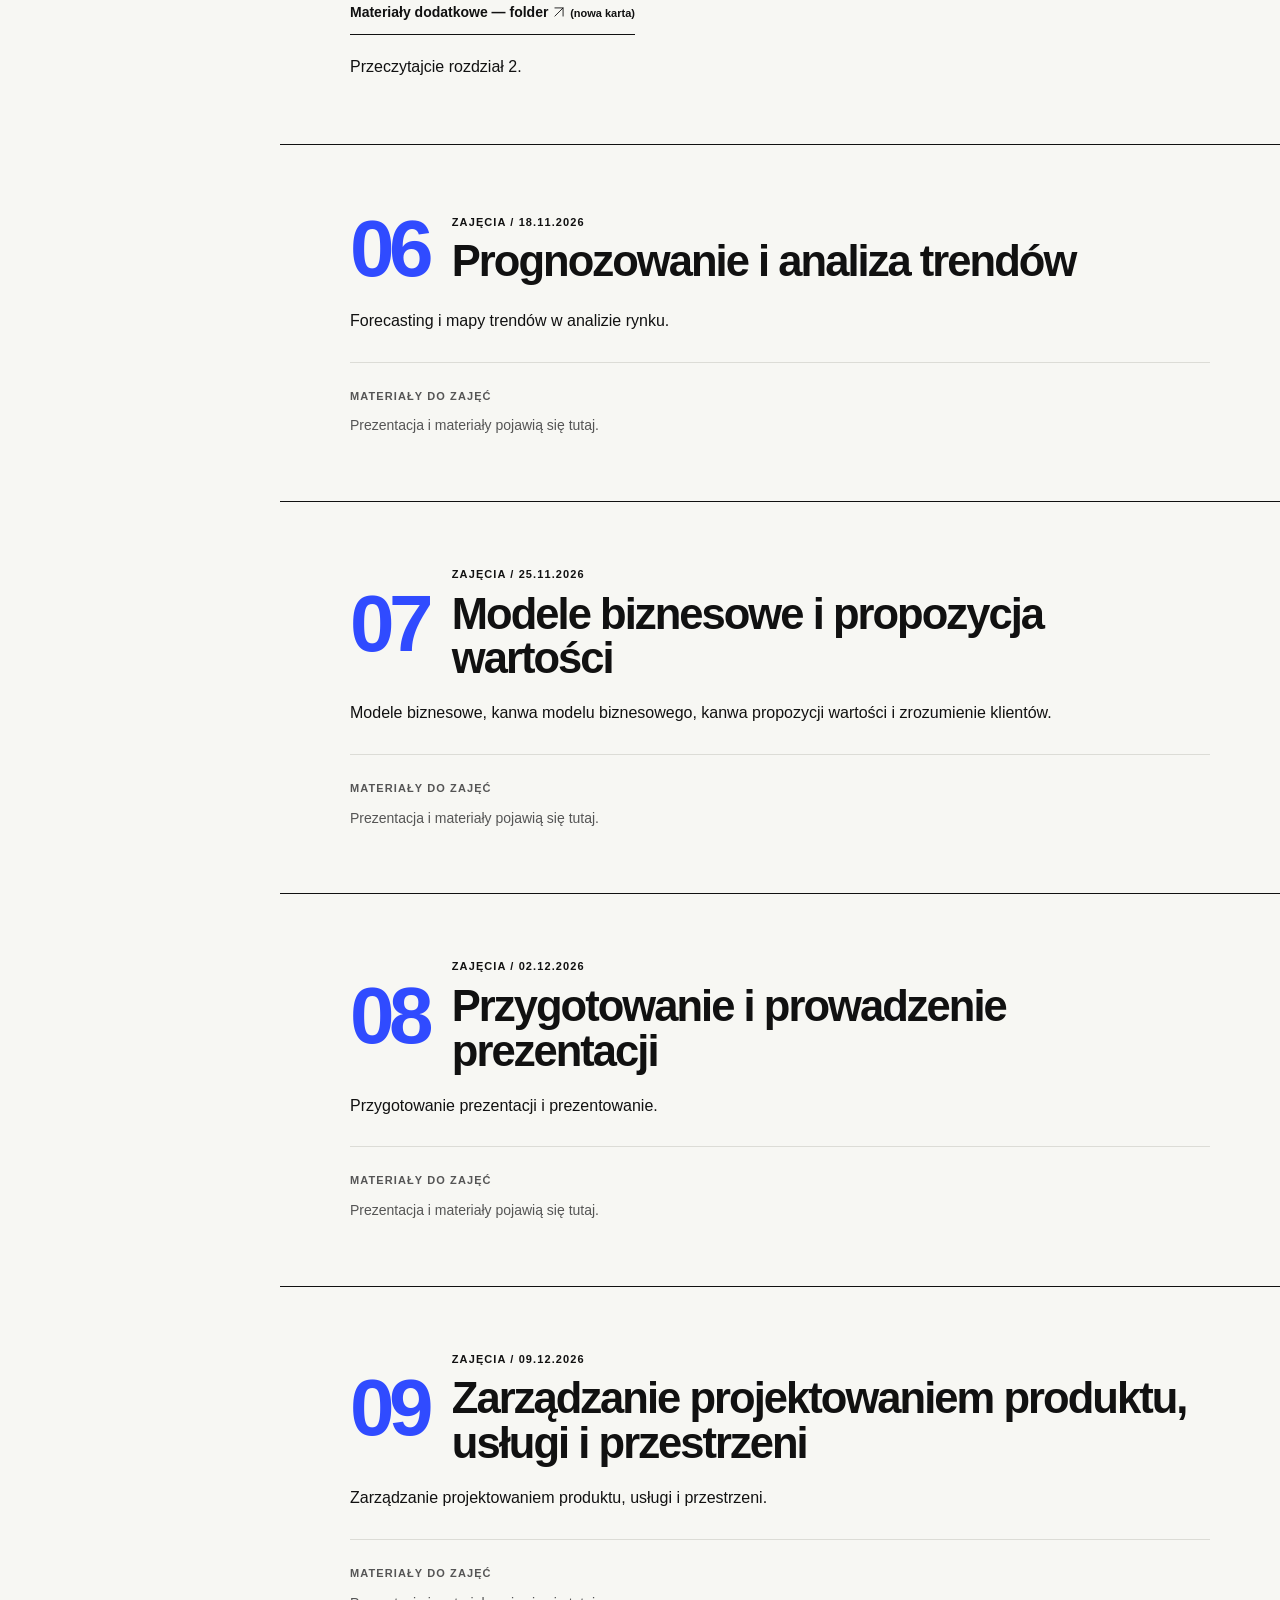
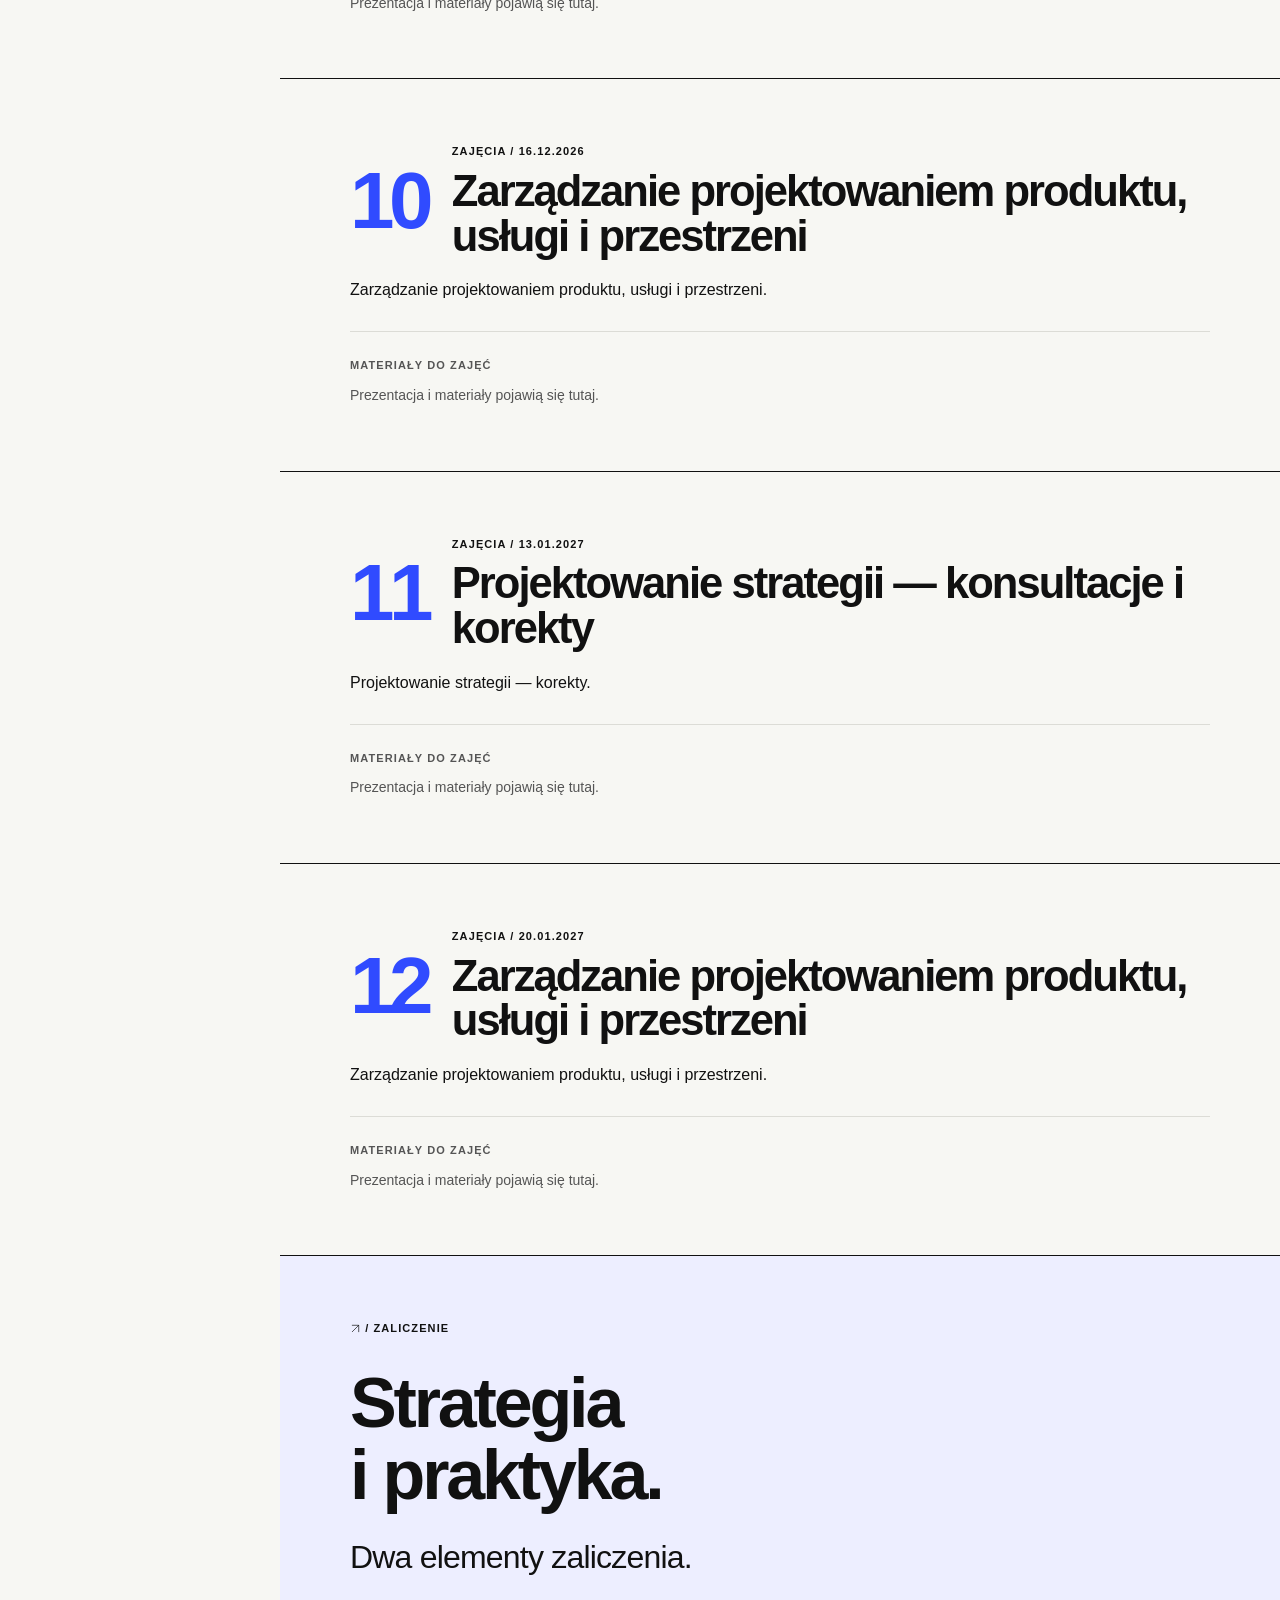
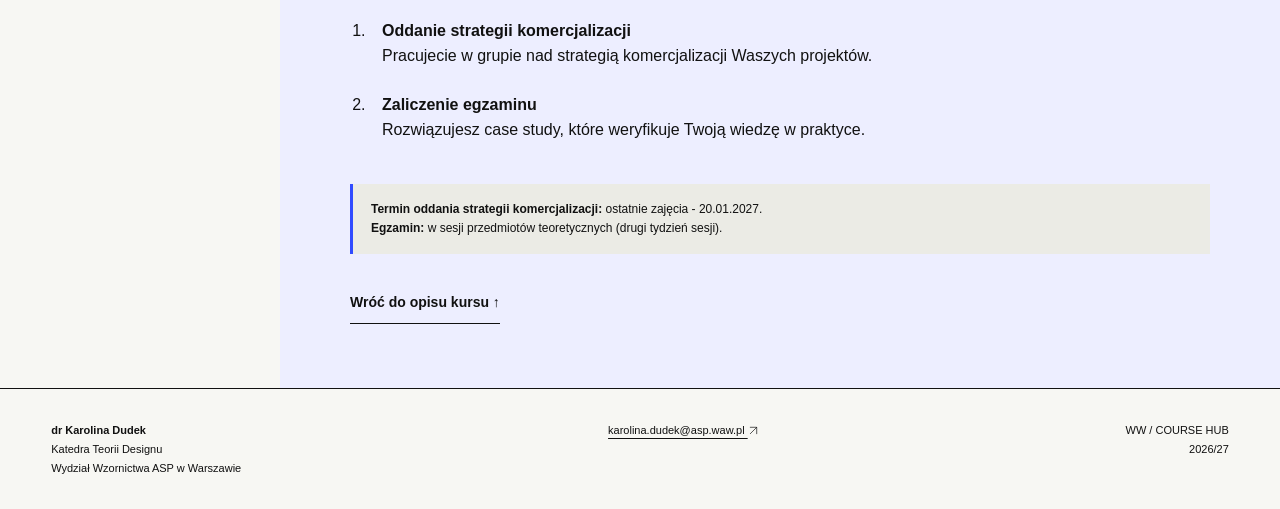
<file: kursy/zarzadzanie-designem.html>
<!doctype html><html lang="pl"><head><meta charset="utf-8"><meta name="viewport" content="width=device-width, initial-scale=1"><meta name="description" content="Materiały do zajęć dr Karoliny Dudek. Wydział Wzornictwa ASP w Warszawie, 2026/27."><meta name="theme-color" content="#00FF97"><title>Zarządzanie designem · ASP Course Hub</title><link rel="stylesheet" href="../assets/css/style.css?v=20260913-2"><script src="../assets/js/main.js" defer></script></head><body class=""><a class="skip" href="#main">Przejdź do treści</a><header><a class="brand" href="../index.html" aria-label="ASP Course Hub — strona główna"><span class="ww">ww<span><svg xmlns="http://www.w3.org/2000/svg" class="icon-arrow" viewBox="0 0 24 24" width="1em" height="1em" fill="none" stroke="currentColor" stroke-width="1.5" stroke-linecap="round" stroke-linejoin="round" style="display:inline-block;vertical-align:-0.12em;flex-shrink:0" aria-hidden="true" focusable="false"><path d="M5 19 19 5M5 5h14v14"/></svg></span></span><span>ASP / COURSE HUB</span></a><span class="header-right">WARSZAWA <span class="dot"></span> 2026/27</span></header><div class="course-layout"><aside class="sidebar"><a class="back" href="../index.html">← Wszystkie kursy</a><div class="eyebrow">01 / KURS</div><h2>Zarządzanie<br>designem</h2><button class="menu-toggle" aria-expanded="false" aria-controls="course-nav">Spis zajęć <span>＋</span></button><nav id="course-nav" aria-label="Sekcje kursu"><a href="#wprowadzenie"><span>↗</span> O kursie</a>
<a href="#case-study-nurt"><span>↗</span> Case study NURT</a>
<a href="#harmonogram"><span>↗</span> Harmonogram</a>
<a href="#zajecia-01"><span>07.10</span> Wprowadzenie</a>
<a href="#zajecia-02"><span>14.10</span> Zarządzanie projektami</a>
<a href="#zajecia-03"><span>21.10</span> Zarządzanie kryzysowe</a>
<a href="#zajecia-04"><span>28.10</span> Analiza rynku</a>
<a href="#zajecia-05"><span>04.11</span> Błękitny ocean</a>
<a href="#zajecia-06"><span>18.11</span> Prognozowanie i trendy</a>
<a href="#zajecia-07"><span>25.11</span> Modele i wartość</a>
<a href="#zajecia-08"><span>02.12</span> Prezentowanie</a>
<a href="#zajecia-09"><span>09.12</span> Produkt, usługa, przestrzeń · 1</a>
<a href="#zajecia-10"><span>16.12</span> Produkt, usługa, przestrzeń · 2</a>
<a href="#zajecia-11"><span>13.01</span> Konsultacje strategii</a>
<a href="#zajecia-12"><span>20.01</span> Produkt, usługa, przestrzeń · 3</a>
<a href="#zaliczenie"><span><svg xmlns="http://www.w3.org/2000/svg" class="icon-arrow" viewBox="0 0 24 24" width="1em" height="1em" fill="none" stroke="currentColor" stroke-width="1.5" stroke-linecap="round" stroke-linejoin="round" style="display:inline-block;vertical-align:-0.12em;flex-shrink:0" aria-hidden="true" focusable="false"><path d="M5 19 19 5M5 5h14v14"/></svg></span> Zaliczenie</a></nav><div class="sidebar-note">2026/27 · środy<br>dr Karolina Dudek</div></aside><main id="main"><section id="wprowadzenie" class="course-section intro">
<div class="eyebrow">O KURSIE / 2026–2027</div>
<h1>Zarządzanie<br><span>designem.</span></h1>
<p class="lead">Od strategii, przez produkt,<br>po marketing i markę.</p>
<div data-component="intro">
<p>Na tym kursie przygotujesz się do pełnienia ważnych funkcji w procesach tworzenia innowacyjnych produktów odpowiadających na wyzwania współczesności oraz do tworzenia i rozwijania nowych modeli biznesowych, wpisujących się m.in. w koncepcje zrównoważonego rozwoju czy gospodarki zamkniętego obiegu.</p>
<p>Przejdziesz przez trzy moduły, które układają się w logiczną i spójną całość. Zobaczysz, jak poszczególne etapy zarządzania designem wzajemnie się warunkują: od strategii, przez projektowanie produktu, aż po marketing i zarządzanie marką.</p>
<p>Zdobędziesz narzędzia i wiedzę, które pozwolą Ci sprawnie pracować w interdyscyplinarnych zespołach tworzących zaawansowane technologicznie produkty — zarówno usługi, jak i produkty materialne. Poznasz ważniejsze pojęcia i modele zarządzania oraz język osób zajmujących się zarządzaniem, aby uczestniczyć w przedsięwzięciach biznesowych na partnerskich zasadach.</p>
<p>W każdym module połączysz pracę warsztatową z wykładem. Zajęcia są pogrupowane w bloki.</p>
</div>
<div class="module-list">
<article class="module"><div class="eyebrow">MODUŁ 01</div><h2>Design i strategia</h2>
<p>Poznasz koncepcję strategii w ujęciu teorii zarządzania. Dowiesz się, co jest strategią, co planem operacyjnym, a co modelem biznesowym. Poznasz popularne narzędzia wdrażania strategii, typy innowacji i sposoby ich wprowadzania.</p>
<p>Nauczysz się przyglądać otoczeniu biznesowemu i rozpoznawać, jak wyzwania współczesności mogą kształtować strategię biznesową. Będziesz interpretować wpływ cywilizacyjnych problemów społecznych, ekonomicznych i środowiskowych na proces powstawania nowych produktów i usług.</p></article>
<article class="module"><div class="eyebrow">MODUŁ 02</div><h2>Zarządzanie projektowaniem produktu, usługi i przestrzeni</h2>
<p>Przygotujesz się do kreatywnego i twórczego zarządzania procesami projektowymi, które prowadzą do stworzenia lub ulepszenia produktu czy usługi albo do zaprojektowania lub przekształcenia przestrzeni. Nauczysz się także zarządzać realizacją projektów wzorniczych, graficznych i interdyscyplinarnych.</p>
<p>Poznasz metody zarządzania procesem projektowania i nauczysz się samodzielnie organizować kompleksowe przedsięwzięcia projektowe: analizować i interpretować badania, organizować proces projektowy oraz nadzorować przygotowanie dokumentacji, prezentacji i wdrożenia projektu. Rozwiniesz też umiejętność współpracy w interdyscyplinarnych zespołach.</p>
<p>Poznasz finansowe, marketingowe, prawne i etyczne aspekty prowadzenia praktyki zawodowej w roli osoby projektującej i organizującej proces projektowy.</p></article>
<article class="module"><div class="eyebrow">MODUŁ 03</div><h2>Zarządzanie projektowaniem wizerunku i marki</h2>
<p>Poznasz zagadnienia związane z budową marki produktów i usług oraz podstawowe pojęcia i koncepcje z zakresu marketingu i public relations. Nauczysz się przeprowadzać audyt designu i budować strategię marketingową z wykorzystaniem designu.</p></article>
</div>
<div class="exercise work-method"><div class="eyebrow">METODA PRACY</div><h2 class="content-heading">Teoria spotyka praktykę.</h2>
<p>Wspólnie śledzimy losy bohaterów firmy Nurt, by na ich przykładzie lepiej zrozumieć zagadnienia teoretyczne.</p>
<p>Pracujecie w grupie na własnych case study. Waszym zadaniem jest opracowanie strategii komercjalizacji Waszych projektów.</p>
<p>Zaliczenie składa się z dwóch elementów: oddania strategii komercjalizacji i zaliczenia egzaminu. Egzamin sprawdza Waszą wiedzę w praktyce — polega na rozwiązaniu case study.</p><a class="text-link" href="#zaliczenie">Zobacz zasady zaliczenia ↓</a></div>



</section>
<section id="case-study-nurt" class="course-section">
<div class="eyebrow">CASE STUDY / NURT</div>
<h2 class="content-heading">Poznaj studio NURT.</h2>
<p>Zrozum lepiej teorię z zajęć, czytając case study o małym studiu projektowym NURT. Śledź losy jego bohaterów i zobacz, jak zagadnienia zarządzania designem przekładają się na codzienne wyzwania zespołu.</p>
<p><a class="text-link" href="https://docs.google.com/document/d/125gZdbKORSe0TGkg1VCYuGlUo4v8qijj2U_yUasVHkw/edit?usp=sharing" target="_blank" rel="noopener noreferrer">Przeczytaj case study NURT ↗ <span class="new-tab">(nowa karta)</span></a></p>
</section>
<section id="harmonogram" class="course-section"><div class="schedule"><div class="section-label"><h2>Harmonogram</h2><span>ŚRODY / 2026–2027</span></div>
<table><caption>Terminy i tematy zajęć — semestr zimowy 2026/27</caption><thead><tr><th scope="col">Data</th><th scope="col">Temat i zakres</th></tr></thead><tbody>
<tr><td><time datetime="2026-10-07">07.10.2026</time></td><td><a href="#zajecia-01">Wprowadzenie do zarządzania designem <span aria-hidden="true"><svg xmlns="http://www.w3.org/2000/svg" class="icon-arrow" viewBox="0 0 24 24" width="1em" height="1em" fill="none" stroke="currentColor" stroke-width="1.5" stroke-linecap="round" stroke-linejoin="round" style="display:inline-block;vertical-align:-0.12em;flex-shrink:0" aria-hidden="true" focusable="false"><path d="M5 19 19 5M5 5h14v14"/></svg></span></a><p>Zasady zaliczenia przedmiotu, drabina designu, strategia i specyfika złożonych projektów.</p></td></tr>
<tr><td><time datetime="2026-10-14">14.10.2026</time></td><td><a href="#zajecia-02">Planowanie i zarządzanie projektami <span aria-hidden="true"><svg xmlns="http://www.w3.org/2000/svg" class="icon-arrow" viewBox="0 0 24 24" width="1em" height="1em" fill="none" stroke="currentColor" stroke-width="1.5" stroke-linecap="round" stroke-linejoin="round" style="display:inline-block;vertical-align:-0.12em;flex-shrink:0" aria-hidden="true" focusable="false"><path d="M5 19 19 5M5 5h14v14"/></svg></span></a><p>Harmonogramy, ścieżka krytyczna, agile i sprinty, zarządzanie interesariuszami oraz macierz RACI.</p></td></tr>
<tr><td><time datetime="2026-10-21">21.10.2026</time></td><td><a href="#zajecia-03">Zarządzanie kryzysowe <span aria-hidden="true"><svg xmlns="http://www.w3.org/2000/svg" class="icon-arrow" viewBox="0 0 24 24" width="1em" height="1em" fill="none" stroke="currentColor" stroke-width="1.5" stroke-linecap="round" stroke-linejoin="round" style="display:inline-block;vertical-align:-0.12em;flex-shrink:0" aria-hidden="true" focusable="false"><path d="M5 19 19 5M5 5h14v14"/></svg></span></a><p>Zarządzanie kryzysowe.</p></td></tr>
<tr><td><time datetime="2026-10-28">28.10.2026</time></td><td><a href="#zajecia-04">Analiza strategiczna rynku i otoczenia <span aria-hidden="true"><svg xmlns="http://www.w3.org/2000/svg" class="icon-arrow" viewBox="0 0 24 24" width="1em" height="1em" fill="none" stroke="currentColor" stroke-width="1.5" stroke-linecap="round" stroke-linejoin="round" style="display:inline-block;vertical-align:-0.12em;flex-shrink:0" aria-hidden="true" focusable="false"><path d="M5 19 19 5M5 5h14v14"/></svg></span></a><p>SWOT, PEST, pięć sił Portera i macierze analizy rynku.</p></td></tr>
<tr><td><time datetime="2026-11-04">04.11.2026</time></td><td><a href="#zajecia-05">Strategia błękitnego oceanu <span aria-hidden="true"><svg xmlns="http://www.w3.org/2000/svg" class="icon-arrow" viewBox="0 0 24 24" width="1em" height="1em" fill="none" stroke="currentColor" stroke-width="1.5" stroke-linecap="round" stroke-linejoin="round" style="display:inline-block;vertical-align:-0.12em;flex-shrink:0" aria-hidden="true" focusable="false"><path d="M5 19 19 5M5 5h14v14"/></svg></span></a><p>Analiza rynku z wykorzystaniem narzędzi strategii błękitnego oceanu.</p></td></tr>
<tr><td><time datetime="2026-11-18">18.11.2026</time></td><td><a href="#zajecia-06">Prognozowanie i analiza trendów <span aria-hidden="true"><svg xmlns="http://www.w3.org/2000/svg" class="icon-arrow" viewBox="0 0 24 24" width="1em" height="1em" fill="none" stroke="currentColor" stroke-width="1.5" stroke-linecap="round" stroke-linejoin="round" style="display:inline-block;vertical-align:-0.12em;flex-shrink:0" aria-hidden="true" focusable="false"><path d="M5 19 19 5M5 5h14v14"/></svg></span></a><p>Forecasting i mapy trendów w analizie rynku.</p></td></tr>
<tr><td><time datetime="2026-11-25">25.11.2026</time></td><td><a href="#zajecia-07">Modele biznesowe i propozycja wartości <span aria-hidden="true"><svg xmlns="http://www.w3.org/2000/svg" class="icon-arrow" viewBox="0 0 24 24" width="1em" height="1em" fill="none" stroke="currentColor" stroke-width="1.5" stroke-linecap="round" stroke-linejoin="round" style="display:inline-block;vertical-align:-0.12em;flex-shrink:0" aria-hidden="true" focusable="false"><path d="M5 19 19 5M5 5h14v14"/></svg></span></a><p>Modele biznesowe, kanwa modelu biznesowego, kanwa propozycji wartości i zrozumienie klientów.</p></td></tr>
<tr><td><time datetime="2026-12-02">02.12.2026</time></td><td><a href="#zajecia-08">Przygotowanie i prowadzenie prezentacji <span aria-hidden="true"><svg xmlns="http://www.w3.org/2000/svg" class="icon-arrow" viewBox="0 0 24 24" width="1em" height="1em" fill="none" stroke="currentColor" stroke-width="1.5" stroke-linecap="round" stroke-linejoin="round" style="display:inline-block;vertical-align:-0.12em;flex-shrink:0" aria-hidden="true" focusable="false"><path d="M5 19 19 5M5 5h14v14"/></svg></span></a><p>Przygotowanie prezentacji i prezentowanie.</p></td></tr>
<tr><td><time datetime="2026-12-09">09.12.2026</time></td><td><a href="#zajecia-09">Zarządzanie projektowaniem produktu, usługi i przestrzeni <span aria-hidden="true"><svg xmlns="http://www.w3.org/2000/svg" class="icon-arrow" viewBox="0 0 24 24" width="1em" height="1em" fill="none" stroke="currentColor" stroke-width="1.5" stroke-linecap="round" stroke-linejoin="round" style="display:inline-block;vertical-align:-0.12em;flex-shrink:0" aria-hidden="true" focusable="false"><path d="M5 19 19 5M5 5h14v14"/></svg></span></a><p>Zarządzanie projektowaniem produktu, usługi i przestrzeni.</p></td></tr>
<tr><td><time datetime="2026-12-16">16.12.2026</time></td><td><a href="#zajecia-10">Zarządzanie projektowaniem produktu, usługi i przestrzeni <span aria-hidden="true"><svg xmlns="http://www.w3.org/2000/svg" class="icon-arrow" viewBox="0 0 24 24" width="1em" height="1em" fill="none" stroke="currentColor" stroke-width="1.5" stroke-linecap="round" stroke-linejoin="round" style="display:inline-block;vertical-align:-0.12em;flex-shrink:0" aria-hidden="true" focusable="false"><path d="M5 19 19 5M5 5h14v14"/></svg></span></a><p>Zarządzanie projektowaniem produktu, usługi i przestrzeni.</p></td></tr>
<tr><td><time datetime="2027-01-13">13.01.2027</time></td><td><a href="#zajecia-11">Projektowanie strategii — konsultacje i korekty <span aria-hidden="true"><svg xmlns="http://www.w3.org/2000/svg" class="icon-arrow" viewBox="0 0 24 24" width="1em" height="1em" fill="none" stroke="currentColor" stroke-width="1.5" stroke-linecap="round" stroke-linejoin="round" style="display:inline-block;vertical-align:-0.12em;flex-shrink:0" aria-hidden="true" focusable="false"><path d="M5 19 19 5M5 5h14v14"/></svg></span></a><p>Projektowanie strategii — korekty.</p></td></tr>
<tr><td><time datetime="2027-01-20">20.01.2027</time></td><td><a href="#zajecia-12">Zarządzanie projektowaniem produktu, usługi i przestrzeni <span aria-hidden="true"><svg xmlns="http://www.w3.org/2000/svg" class="icon-arrow" viewBox="0 0 24 24" width="1em" height="1em" fill="none" stroke="currentColor" stroke-width="1.5" stroke-linecap="round" stroke-linejoin="round" style="display:inline-block;vertical-align:-0.12em;flex-shrink:0" aria-hidden="true" focusable="false"><path d="M5 19 19 5M5 5h14v14"/></svg></span></a><p>Zarządzanie projektowaniem produktu, usługi i przestrzeni.</p></td></tr>
<tr><td>W sesji</td><td><a href="#zaliczenie">Egzamin — rozwiązanie case study <svg xmlns="http://www.w3.org/2000/svg" class="icon-arrow" viewBox="0 0 24 24" width="1em" height="1em" fill="none" stroke="currentColor" stroke-width="1.5" stroke-linecap="round" stroke-linejoin="round" style="display:inline-block;vertical-align:-0.12em;flex-shrink:0" aria-hidden="true" focusable="false"><path d="M5 19 19 5M5 5h14v14"/></svg></a></td></tr></tbody></table></div></section><section id="zajecia-01" class="course-section"><div class="lesson-heading"><span class="lesson-number">01</span><div><div class="eyebrow">ZAJĘCIA / <time datetime="2026-10-07">07.10.2026</time></div><h2>Wprowadzenie do zarządzania designem</h2></div></div><div data-component="intro"><p>Zasady zaliczenia przedmiotu, drabina designu, strategia i specyfika złożonych projektów.</p></div><p data-component="slides"><a class="text-link" href="https://docs.google.com/presentation/d/15IFydDHlUyOIYXfIopkfRQL7Ss6Q3c_Eyaq9ysz0IuQ/edit?usp=sharing" target="_blank" rel="noopener noreferrer">Prezentacja do zajęć — 07.10.2026 <svg xmlns="http://www.w3.org/2000/svg" class="icon-arrow" viewBox="0 0 24 24" width="1em" height="1em" fill="none" stroke="currentColor" stroke-width="1.5" stroke-linecap="round" stroke-linejoin="round" style="display:inline-block;vertical-align:-0.12em;flex-shrink:0" aria-hidden="true" focusable="false"><path d="M5 19 19 5M5 5h14v14"/></svg> <span class="new-tab">(nowa karta)</span></a></p>
</section>
<section id="zajecia-02" class="course-section"><div class="lesson-heading"><span class="lesson-number">02</span><div><div class="eyebrow">ZAJĘCIA / <time datetime="2026-10-14">14.10.2026</time></div><h2>Planowanie i zarządzanie projektami</h2></div></div><div data-component="intro"><p>Harmonogramy, ścieżka krytyczna, agile i sprinty, zarządzanie interesariuszami oraz macierz RACI.</p></div><p data-component="slides"><a class="text-link" href="https://docs.google.com/presentation/d/1y_NLZoX52bj5HrKsd8CrlVgsc8m9UBDr_lde7WsQDuI/edit?usp=sharing" target="_blank" rel="noopener noreferrer">Prezentacja do zajęć — 14.10.2026 <svg xmlns="http://www.w3.org/2000/svg" class="icon-arrow" viewBox="0 0 24 24" width="1em" height="1em" fill="none" stroke="currentColor" stroke-width="1.5" stroke-linecap="round" stroke-linejoin="round" style="display:inline-block;vertical-align:-0.12em;flex-shrink:0" aria-hidden="true" focusable="false"><path d="M5 19 19 5M5 5h14v14"/></svg> <span class="new-tab">(nowa karta)</span></a></p>
<!-- Opcjonalne komponenty: exercise, takeaway, resources (PDF/video/podcast/link), task, note. Wstaw po przygotowaniu treści; przykłady w templates/lesson-components.html. -->
</section>
<section id="zajecia-03" class="course-section"><div class="lesson-heading"><span class="lesson-number">03</span><div><div class="eyebrow">ZAJĘCIA / <time datetime="2026-10-21">21.10.2026</time></div><h2>Zarządzanie kryzysowe</h2></div></div><div data-component="intro"><p>Zarządzanie kryzysowe.</p></div><p data-component="slides"><a class="text-link" href="https://docs.google.com/presentation/d/11P1tClDjemgGIzgtLoESVIh58qgkUFBooh0Iv0Tzy3k/edit?usp=sharing" target="_blank" rel="noopener noreferrer">Prezentacja do zajęć — 21.10.2026 <svg xmlns="http://www.w3.org/2000/svg" class="icon-arrow" viewBox="0 0 24 24" width="1em" height="1em" fill="none" stroke="currentColor" stroke-width="1.5" stroke-linecap="round" stroke-linejoin="round" style="display:inline-block;vertical-align:-0.12em;flex-shrink:0" aria-hidden="true" focusable="false"><path d="M5 19 19 5M5 5h14v14"/></svg> <span class="new-tab">(nowa karta)</span></a></p>
<!-- Opcjonalne komponenty: exercise, takeaway, resources (PDF/video/podcast/link), task, note. Wstaw po przygotowaniu treści; przykłady w templates/lesson-components.html. -->
</section>
<section id="zajecia-04" class="course-section"><div class="lesson-heading"><span class="lesson-number">04</span><div><div class="eyebrow">ZAJĘCIA / <time datetime="2026-10-28">28.10.2026</time></div><h2>Analiza strategiczna rynku i otoczenia</h2></div></div><div data-component="intro"><p>SWOT, PEST, pięć sił Portera i macierze analizy rynku.</p></div><p data-component="slides"><a class="text-link" href="https://docs.google.com/presentation/d/1U6qwt4VXiBkwmwnyzDPFDQQEI4KQqOIWqdbBjVcvxmc/edit?usp=sharing" target="_blank" rel="noopener noreferrer">Prezentacja do zajęć — 28.10.2026 <svg xmlns="http://www.w3.org/2000/svg" class="icon-arrow" viewBox="0 0 24 24" width="1em" height="1em" fill="none" stroke="currentColor" stroke-width="1.5" stroke-linecap="round" stroke-linejoin="round" style="display:inline-block;vertical-align:-0.12em;flex-shrink:0" aria-hidden="true" focusable="false"><path d="M5 19 19 5M5 5h14v14"/></svg> <span class="new-tab">(nowa karta)</span></a></p>
<!-- Opcjonalne komponenty: exercise, takeaway, resources (PDF/video/podcast/link), task, note. Wstaw po przygotowaniu treści; przykłady w templates/lesson-components.html. -->
</section>
<section id="zajecia-05" class="course-section"><div class="lesson-heading"><span class="lesson-number">05</span><div><div class="eyebrow">ZAJĘCIA / <time datetime="2026-11-04">04.11.2026</time></div><h2>Strategia błękitnego oceanu</h2></div></div><div data-component="intro"><p>Analiza rynku z wykorzystaniem narzędzi strategii błękitnego oceanu.</p></div><p data-component="slides"><a class="text-link" href="https://docs.google.com/presentation/d/1wE5ZpXIYB-APw_b5MUzjDPpQYU8qJ1D5z-evPaRRLN8/edit?usp=sharing" target="_blank" rel="noopener noreferrer">Prezentacja do zajęć — 04.11.2026 <svg xmlns="http://www.w3.org/2000/svg" class="icon-arrow" viewBox="0 0 24 24" width="1em" height="1em" fill="none" stroke="currentColor" stroke-width="1.5" stroke-linecap="round" stroke-linejoin="round" style="display:inline-block;vertical-align:-0.12em;flex-shrink:0" aria-hidden="true" focusable="false"><path d="M5 19 19 5M5 5h14v14"/></svg> <span class="new-tab">(nowa karta)</span></a></p>
<div data-component="resources"><p><a class="text-link" href="https://drive.google.com/drive/folders/1ms9G68iB5DjwJlyPpfnW6OpjNo2IUhyY?usp=sharing" target="_blank" rel="noopener noreferrer">Materiały dodatkowe — folder <svg xmlns="http://www.w3.org/2000/svg" class="icon-arrow" viewBox="0 0 24 24" width="1em" height="1em" fill="none" stroke="currentColor" stroke-width="1.5" stroke-linecap="round" stroke-linejoin="round" style="display:inline-block;vertical-align:-0.12em;flex-shrink:0" aria-hidden="true" focusable="false"><path d="M5 19 19 5M5 5h14v14"/></svg> <span class="new-tab">(nowa karta)</span></a></p><p>Przeczytajcie rozdział 2.</p></div>
<!-- Opcjonalne komponenty: exercise, takeaway, resources (PDF/video/podcast/link), task, note. Wstaw po przygotowaniu treści; przykłady w templates/lesson-components.html. -->
</section>
<section id="zajecia-06" class="course-section upcoming"><div class="lesson-heading"><span class="lesson-number">06</span><div><div class="eyebrow">ZAJĘCIA / <time datetime="2026-11-18">18.11.2026</time></div><h2>Prognozowanie i analiza trendów</h2></div></div><div data-component="intro"><p>Forecasting i mapy trendów w analizie rynku.</p></div><div class="materials-pending" data-component="slides"><span class="eyebrow">MATERIAŁY DO ZAJĘĆ</span><p>Prezentacja i materiały pojawią się tutaj.</p></div>
<!-- Opcjonalne komponenty: exercise, takeaway, resources (PDF/video/podcast/link), task, note. Wstaw po przygotowaniu treści; przykłady w templates/lesson-components.html. -->
</section>
<section id="zajecia-07" class="course-section upcoming"><div class="lesson-heading"><span class="lesson-number">07</span><div><div class="eyebrow">ZAJĘCIA / <time datetime="2026-11-25">25.11.2026</time></div><h2>Modele biznesowe i propozycja wartości</h2></div></div><div data-component="intro"><p>Modele biznesowe, kanwa modelu biznesowego, kanwa propozycji wartości i zrozumienie klientów.</p></div><div class="materials-pending" data-component="slides"><span class="eyebrow">MATERIAŁY DO ZAJĘĆ</span><p>Prezentacja i materiały pojawią się tutaj.</p></div>
<!-- Opcjonalne komponenty: exercise, takeaway, resources (PDF/video/podcast/link), task, note. Wstaw po przygotowaniu treści; przykłady w templates/lesson-components.html. -->
</section>
<section id="zajecia-08" class="course-section upcoming"><div class="lesson-heading"><span class="lesson-number">08</span><div><div class="eyebrow">ZAJĘCIA / <time datetime="2026-12-02">02.12.2026</time></div><h2>Przygotowanie i prowadzenie prezentacji</h2></div></div><div data-component="intro"><p>Przygotowanie prezentacji i prezentowanie.</p></div><div class="materials-pending" data-component="slides"><span class="eyebrow">MATERIAŁY DO ZAJĘĆ</span><p>Prezentacja i materiały pojawią się tutaj.</p></div>
<!-- Opcjonalne komponenty: exercise, takeaway, resources (PDF/video/podcast/link), task, note. Wstaw po przygotowaniu treści; przykłady w templates/lesson-components.html. -->
</section>
<section id="zajecia-09" class="course-section upcoming"><div class="lesson-heading"><span class="lesson-number">09</span><div><div class="eyebrow">ZAJĘCIA / <time datetime="2026-12-09">09.12.2026</time></div><h2>Zarządzanie projektowaniem produktu, usługi i przestrzeni</h2></div></div><div data-component="intro"><p>Zarządzanie projektowaniem produktu, usługi i przestrzeni.</p></div><div class="materials-pending" data-component="slides"><span class="eyebrow">MATERIAŁY DO ZAJĘĆ</span><p>Prezentacja i materiały pojawią się tutaj.</p></div>
<!-- Opcjonalne komponenty: exercise, takeaway, resources (PDF/video/podcast/link), task, note. Wstaw po przygotowaniu treści; przykłady w templates/lesson-components.html. -->
</section>
<section id="zajecia-10" class="course-section upcoming"><div class="lesson-heading"><span class="lesson-number">10</span><div><div class="eyebrow">ZAJĘCIA / <time datetime="2026-12-16">16.12.2026</time></div><h2>Zarządzanie projektowaniem produktu, usługi i przestrzeni</h2></div></div><div data-component="intro"><p>Zarządzanie projektowaniem produktu, usługi i przestrzeni.</p></div><div class="materials-pending" data-component="slides"><span class="eyebrow">MATERIAŁY DO ZAJĘĆ</span><p>Prezentacja i materiały pojawią się tutaj.</p></div>
<!-- Opcjonalne komponenty: exercise, takeaway, resources (PDF/video/podcast/link), task, note. Wstaw po przygotowaniu treści; przykłady w templates/lesson-components.html. -->
</section>
<section id="zajecia-11" class="course-section upcoming"><div class="lesson-heading"><span class="lesson-number">11</span><div><div class="eyebrow">ZAJĘCIA / <time datetime="2027-01-13">13.01.2027</time></div><h2>Projektowanie strategii — konsultacje i korekty</h2></div></div><div data-component="intro"><p>Projektowanie strategii — korekty.</p></div><div class="materials-pending" data-component="slides"><span class="eyebrow">MATERIAŁY DO ZAJĘĆ</span><p>Prezentacja i materiały pojawią się tutaj.</p></div>
<!-- Opcjonalne komponenty: exercise, takeaway, resources (PDF/video/podcast/link), task, note. Wstaw po przygotowaniu treści; przykłady w templates/lesson-components.html. -->
</section>
<section id="zajecia-12" class="course-section upcoming"><div class="lesson-heading"><span class="lesson-number">12</span><div><div class="eyebrow">ZAJĘCIA / <time datetime="2027-01-20">20.01.2027</time></div><h2>Zarządzanie projektowaniem produktu, usługi i przestrzeni</h2></div></div><div data-component="intro"><p>Zarządzanie projektowaniem produktu, usługi i przestrzeni.</p></div><div class="materials-pending" data-component="slides"><span class="eyebrow">MATERIAŁY DO ZAJĘĆ</span><p>Prezentacja i materiały pojawią się tutaj.</p></div>
<!-- Opcjonalne komponenty: exercise, takeaway, resources (PDF/video/podcast/link), task, note. Wstaw po przygotowaniu treści; przykłady w templates/lesson-components.html. -->
</section>
<section id="zaliczenie" class="course-section assessment"><div class="eyebrow"><svg xmlns="http://www.w3.org/2000/svg" class="icon-arrow" viewBox="0 0 24 24" width="1em" height="1em" fill="none" stroke="currentColor" stroke-width="1.5" stroke-linecap="round" stroke-linejoin="round" style="display:inline-block;vertical-align:-0.12em;flex-shrink:0" aria-hidden="true" focusable="false"><path d="M5 19 19 5M5 5h14v14"/></svg> / ZALICZENIE</div><h2>Strategia<br>i praktyka.</h2><p class="lead">Dwa elementy zaliczenia.</p><ol><li><strong>Oddanie strategii komercjalizacji</strong><br>Pracujecie w grupie nad strategią komercjalizacji Waszych projektów.</li><li><strong>Zaliczenie egzaminu</strong><br>Rozwiązujesz case study, które weryfikuje Twoją wiedzę w praktyce.</li></ol><div class="notice"><strong>Termin oddania strategii komercjalizacji:</strong> ostatnie zajęcia - 20.01.2027.<br><strong>Egzamin:</strong> w sesji przedmiotów teoretycznych (drugi tydzień sesji).</div><a class="text-link" href="#wprowadzenie">Wróć do opisu kursu ↑</a></section></main></div><footer><div><strong>dr Karolina Dudek</strong><br>Katedra Teorii Designu<br>Wydział Wzornictwa ASP w Warszawie</div><a href="mailto:karolina.dudek@asp.waw.pl">karolina.dudek@asp.waw.pl <svg xmlns="http://www.w3.org/2000/svg" class="icon-arrow" viewBox="0 0 24 24" width="1em" height="1em" fill="none" stroke="currentColor" stroke-width="1.5" stroke-linecap="round" stroke-linejoin="round" style="display:inline-block;vertical-align:-0.12em;flex-shrink:0" aria-hidden="true" focusable="false"><path d="M5 19 19 5M5 5h14v14"/></svg></a><span>WW / COURSE HUB<br>2026/27</span></footer></body></html>
</file>
<file: assets/css/style.css>
:root{--green:#00ff97;--ink:#111;--paper:#f7f7f3;--white:#fff;--line:#dcdcd6;--course:#304bff}*{box-sizing:border-box}html{scroll-behavior:smooth;scroll-padding-top:105px}body{margin:0;background:var(--paper);color:var(--ink);font-family:Arial,Helvetica,sans-serif;font-size:16px;line-height:1.55}.pink{--course:#ff3d81}a{color:inherit;text-decoration:none}button{font:inherit}a,button,summary{-webkit-tap-highlight-color:transparent}a:focus-visible,button:focus-visible,summary:focus-visible{outline:3px solid var(--course);outline-offset:5px}header{height:88px;padding:0 4%;border-bottom:1px solid var(--ink);display:flex;align-items:center;justify-content:space-between;background:var(--paper);position:relative;z-index:20}.brand{display:flex;align-items:center;gap:20px;font-size:12px;font-weight:700;letter-spacing:.06em}.ww{display:flex;align-items:center;justify-content:center;background:var(--green);width:72px;height:48px;font-size:34px;font-weight:900;letter-spacing:-5px;line-height:1}.ww span{font-size:22px;letter-spacing:0;margin-left:4px}.header-right{font-size:11px;letter-spacing:.08em}.dot{display:inline-block;width:7px;height:7px;border-radius:50%;background:var(--ink);margin:0 18px}.skip{position:fixed;top:-80px;left:12px;padding:12px;background:var(--green);z-index:100}.skip:focus{top:12px}.eyebrow{font-size:11px;letter-spacing:.1em;font-weight:700;line-height:1.5}h1,h2,h3,p{margin:0}h1,h2,h3{line-height:1.03;letter-spacing:-.045em}p{margin-top:20px}h1{font-size:clamp(64px,8vw,120px);font-weight:700}.home-hero{position:relative;padding:52px 6% 45px;overflow:hidden;border-bottom:1px solid var(--ink)}.home-hero h1{margin:35px 0;position:relative;z-index:1;line-height:.93;letter-spacing:-.065em}.outline{-webkit-text-stroke:1.5px var(--ink);color:var(--paper)}.hero-bottom{display:flex;justify-content:space-between;align-items:end;position:relative;z-index:1}.hero-bottom p{font-size:18px}.text-link{display:inline-block;font-size:14px;font-weight:700;border-bottom:1px solid;padding:10px 0}.text-link:hover{color:var(--course)}.hero-art{position:absolute;right:10%;top:90px;width:310px;height:310px;background:var(--green);border-radius:50%;display:grid;place-items:center;transform:rotate(-12deg)}.asterisk{font-size:225px;line-height:1}.hero-art>span{position:absolute;bottom:-55px;right:0;font-size:11px;line-height:1.3;letter-spacing:.05em}.orbit{position:absolute;inset:-20px;border:1px solid var(--ink);border-radius:50%;transform:scaleX(1.2) rotate(25deg)}.courses{padding:50px 6% 64px}.section-label{display:flex;justify-content:space-between;align-items:center;margin-bottom:26px}.section-label h2{font-size:28px}.section-label>span{font-size:10px;letter-spacing:.08em}.course-grid{display:grid;grid-template-columns:1fr 1fr;gap:24px}.course-card{padding:28px;display:flex;flex-direction:column;min-height:420px;transition:transform .2s}.course-card:hover{transform:translateY(-5px)}.blue-card{background:var(--course);color:white}.pink-card{background:#ff3d81}.card-meta{display:flex;justify-content:space-between;gap:12px;font-size:10px;letter-spacing:.06em}.course-card h3{font-size:clamp(36px,4.4vw,64px);margin-top:42px}.course-card p{font-size:15px;margin-bottom:28px}.card-bottom{display:flex;align-items:center;justify-content:space-between;margin-top:auto;padding-top:16px;border-top:1px solid currentColor;font-size:14px;font-weight:700}.arrow{font-size:34px;line-height:1}.how{margin:0 6% 72px;border-top:1px solid var(--ink);padding-top:35px;display:grid;grid-template-columns:1fr 1.2fr .5fr;gap:30px}.how h2{font-size:38px}.how p{margin:0;max-width:480px}.big-star{font-size:90px;line-height:1;text-align:right}footer{border-top:1px solid var(--ink);padding:32px 4%;display:flex;justify-content:space-between;gap:24px;font-size:11px;line-height:1.7}footer a{text-decoration:underline;text-underline-offset:4px}footer>span{text-align:right}.course-layout{display:grid;grid-template-columns:280px minmax(0,1fr);max-width:1480px;margin:auto}.sidebar{position:sticky;top:0;align-self:start;height:100vh;padding:32px 28px;border-right:1px solid var(--line);display:flex;flex-direction:column}.back{font-size:12px;display:inline-block;margin-bottom:48px}.sidebar h2{font-size:29px;margin:14px 0 32px}.sidebar .eyebrow{color:var(--course)}nav a{display:flex;align-items:center;gap:14px;font-size:12px;padding:15px 9px;border-top:1px solid var(--line)}nav a:last-child{border-bottom:1px solid var(--line)}nav a span{font-size:11px;min-width:18px}nav a:hover{background:#eaeae5}nav a[aria-current]{background:var(--course);color:white;border-color:var(--course)}.sidebar-note{font-size:11px;color:#555;margin-top:auto;padding-top:32px}.menu-toggle{display:none}.course-section{padding:64px 7%;border-bottom:1px solid var(--ink);scroll-margin-top:0}.course-section:last-child{border-bottom:0}.course-section h1{font-size:clamp(50px,6.7vw,94px);margin:30px 0}.course-section h1 span,.coming h1 span{color:var(--course)}.lead{font-size:clamp(23px,2.5vw,32px);line-height:1.25;letter-spacing:-.025em;margin-top:26px}.course-section>p{max-width:670px}.notice{background:#ebebe5;border-left:3px solid var(--course);padding:16px 18px;margin:28px 0;font-size:12px}.intro-grid{display:grid;grid-template-columns:1fr 1fr;gap:28px;border-top:1px solid var(--line);padding-top:28px;margin-top:40px}.intro-grid p,.intro-grid li{font-size:14px}.intro-grid ul{padding-left:18px;margin-bottom:0}.lesson-heading{display:flex;align-items:center;gap:24px}.lesson-number{font-size:80px;color:var(--course);font-weight:700;line-height:1;letter-spacing:-.07em}.lesson-heading h2{font-size:clamp(28px,3.4vw,45px);margin-top:9px}.slides{background:var(--course);color:white;padding:28px;margin:32px 0 20px;display:flex;gap:24px;justify-content:space-between;align-items:start}.slides h3{font-size:27px;margin-top:24px}.slides p{font-size:13px;opacity:.9}.status{font-size:10px;border:1px solid #ffffff80;border-radius:20px;padding:5px 9px;white-space:nowrap}.exercise{padding:28px;background:white;border:1px solid var(--line)}h3{font-size:27px}.exercise h3,.task h3{margin-top:16px}.result{border-top:1px solid var(--line);padding-top:18px;font-size:14px}.takeaway{position:relative;margin:20px 0;padding:25px 64px 25px 28px;background:var(--green)}.takeaway p{font-size:23px;line-height:1.3;letter-spacing:-.025em;margin-top:12px}.takeaway>span:last-child{position:absolute;right:24px;top:28px;font-size:32px}.resources{border-top:1px solid var(--line);border-bottom:1px solid var(--line);margin:28px 0}.resources summary{cursor:pointer;padding:20px 0;font-size:16px;font-weight:700}.resources summary span{float:right;font-size:11px;font-weight:400;padding-top:4px}.resources ul{list-style:none;padding:0;margin:0}.resources li{display:flex;align-items:center;gap:15px;padding:16px 0;border-top:1px solid var(--line);font-size:13px}.resource-type{font-size:10px;min-width:65px}.resource-state{margin-left:auto;font-size:10px;color:#555}.task{border-left:3px solid var(--course);padding:8px 0 8px 25px}.note{margin-top:24px;display:flex;gap:20px;font-size:12px;color:#555}.note strong{white-space:nowrap}.note p{margin:0}.assessment{background:#edeeff}.assessment h2{font-size:70px;margin-top:30px}.assessment ol{padding-left:20px;margin:30px 0}.assessment li{padding:12px}.coming{padding:50px 8% 100px;max-width:1100px}.coming .back{display:block}.coming h1{font-size:clamp(46px,7.5vw,94px);margin:30px 0}.coming>p{max-width:650px}.pill{display:inline-block;border:1px solid;padding:7px 12px;font-size:11px}.coming .text-link{margin-top:25px}@media(min-width:1500px){.home-hero,.courses,.how{max-width:1450px;margin-left:auto;margin-right:auto}.hero-art{right:16%}}@media(max-width:1000px){.hero-art{right:7%;width:230px;height:230px;top:100px}.asterisk{font-size:170px}.course-layout{grid-template-columns:230px minmax(0,1fr)}.sidebar{padding:28px 18px}.sidebar h2{font-size:25px}.slides{flex-direction:column}.course-section{padding:50px 6%}.course-card{min-height:380px}.card-meta{flex-wrap:wrap}.how{grid-template-columns:1fr 1.5fr}.big-star{display:none}}@media(max-width:700px){html{scroll-padding-top:90px}header{height:72px;padding:0 20px}.brand{gap:12px;font-size:10px}.ww{width:57px;height:39px;font-size:28px}.header-right{font-size:10px}.header-right .dot{margin:0 7px}.home-hero{padding:35px 22px}.home-hero h1{font-size:74px;margin-top:38px}.hero-art{right:-30px;top:132px;width:130px;height:130px;opacity:.9}.asterisk{font-size:100px}.hero-art>span{display:none}.hero-bottom{display:block}.hero-bottom .text-link{margin-top:22px}.hero-bottom p{font-size:16px}.courses{padding:35px 22px}.section-label{gap:20px}.section-label>span{text-align:right;max-width:150px}.course-grid{grid-template-columns:1fr;gap:20px}.course-card{min-height:370px;padding:24px}.course-card h3{font-size:46px}.how{margin:10px 22px 40px;grid-template-columns:1fr;gap:20px}.how h2{font-size:34px}footer{flex-direction:column;padding:28px 22px;gap:20px}footer>span{text-align:left}.course-layout{display:block}.sidebar{position:sticky;top:0;height:auto;padding:12px 20px;border-right:0;border-bottom:1px solid var(--line);background:var(--paper);z-index:10}.sidebar>.back,.sidebar>.eyebrow,.sidebar>h2,.sidebar-note{display:none}.menu-toggle{display:flex;justify-content:space-between;width:100%;background:transparent;border:0;text-align:left;font-size:14px;font-weight:700;padding:6px 0;cursor:pointer}.menu-toggle span{color:var(--course)}nav{padding-top:10px}body.js nav{display:none}body.js nav.is-open{display:block}nav a{font-size:14px;padding:12px 8px}.course-section{padding:40px 22px}.course-section h1{font-size:50px;overflow-wrap:anywhere}.intro-grid{grid-template-columns:1fr;gap:28px}.lesson-number{font-size:64px}.lesson-heading{gap:18px}.lesson-heading h2{font-size:30px}.lesson-heading .eyebrow{font-size:9px}.slides,.exercise{padding:22px}.takeaway{padding-left:22px}.takeaway p{font-size:21px}.resources summary{font-size:14px}.resources summary span{font-size:10px}.resources li{flex-wrap:wrap;gap:8px}.resource-state{flex-basis:100%;margin-left:73px}.note{flex-direction:column;gap:5px}.assessment h2{font-size:55px}.coming{padding:35px 22px 65px}.coming h1{font-size:48px}.coming .text-link{font-size:13px}}@media(prefers-reduced-motion:reduce){html{scroll-behavior:auto}*{transition:none!important}}@media print{header,.sidebar,.skip{display:none}.course-layout{display:block}.course-section{break-inside:avoid;padding:25px 0}footer{display:block}body{background:white}.resources{display:block}.course-card{color:black;border:1px solid}a{text-decoration:underline}}
@media(max-width:700px){.home-hero h1{font-size:clamp(58px,17vw,74px)}}
/* Full semester course: long navigation, syllabus and schedule. */
.sidebar .back{margin-bottom:24px}.sidebar h2{margin-bottom:24px}
#course-nav{min-height:0;overflow-y:auto;overscroll-behavior:contain;scrollbar-width:thin}
#course-nav a{padding:10px 6px;line-height:1.35}#course-nav a span{min-width:35px;font-variant-numeric:tabular-nums}
.sidebar-note{padding-top:20px}.content-heading{font-size:28px;margin-top:34px;line-height:1.15}
.syllabus-topics{padding-left:20px;margin-top:20px}.syllabus-topics li{padding:4px 0}
.module-list{margin:38px 0}.module{border-top:1px solid var(--line);padding:28px 0}.module h2{font-size:30px;line-height:1.15;margin-top:12px;max-width:650px}.module .eyebrow{color:var(--course)}
.work-method .content-heading{margin-top:16px}.slides-link{transition:background .2s}.slides-link:hover{background:#2137d6}.slides-link:focus-visible{outline-color:var(--ink)}.new-tab{font-size:11px}
.schedule{margin-top:48px}.schedule table{border-collapse:collapse;width:100%;font-size:14px}.schedule caption{text-align:left;font-size:12px;color:#555;margin-bottom:16px}.schedule th{text-align:left;font-size:11px;letter-spacing:.06em;text-transform:uppercase}.schedule th,.schedule td{padding:17px 12px;border-bottom:1px solid var(--line);vertical-align:top}.schedule th:first-child,.schedule td:first-child{padding-left:0;white-space:nowrap;font-variant-numeric:tabular-nums}.schedule td a{font-weight:700}.schedule td a:hover{text-decoration:underline}.schedule td p{font-size:12px;margin-top:7px;color:#555}
.materials-pending{border-top:1px solid var(--line);margin-top:28px;padding-top:20px;color:#555}.materials-pending p{font-size:14px;margin-top:8px}.lesson-heading>div{min-width:0}.lesson-heading h2{overflow-wrap:anywhere}
@media(max-width:700px){body.js #course-nav{max-height:calc(100dvh - 100px)}.sidebar{max-height:100dvh}body:not(.js) .sidebar{position:relative;max-height:none}body:not(.js) #course-nav{overflow:visible}.module h2{font-size:26px}.schedule th,.schedule td{padding:14px 7px}.schedule td:first-child{font-size:11px}.schedule td p{font-size:12px}.schedule .section-label{align-items:start}.content-heading{font-size:25px}}

/* Reading rhythm: separate modules and make each schedule row self-contained. */
.module-list{margin:56px 0 64px}
.module{padding:0;border-top:0}
.module + .module{margin-top:56px;padding-top:40px;border-top:1px solid var(--line)}
.module h2{margin-top:14px;line-height:1.2}
.module p{max-width:70ch;line-height:1.7}
.work-method{padding:36px}
.work-method p{max-width:70ch}
.meeting-intro{margin-top:56px;padding-top:36px;border-top:1px solid var(--line)}
.meeting-intro .content-heading{margin-top:0}
.schedule{margin-top:64px}
.schedule table{table-layout:fixed;border-collapse:separate;border-spacing:0 12px}
.schedule caption{margin-bottom:12px}
.schedule th{padding:10px 22px;border-bottom:0}
.schedule th:first-child,.schedule td:first-child{width:142px;padding-left:22px}
.schedule td{padding:24px 22px;background:var(--white);border-top:1px solid var(--line);border-bottom:1px solid var(--line);vertical-align:top}
.schedule td:first-child{border-left:3px solid var(--course);font-size:14px;font-weight:700;color:var(--course);line-height:1.5}
.schedule td:last-child{border-right:1px solid var(--line)}
.schedule td a{display:inline-block;font-size:16px;line-height:1.5;text-underline-offset:4px}
.schedule td p{margin-top:8px;font-size:13px;line-height:1.6;max-width:62ch}
@media(max-width:700px){
 .module-list{margin:40px 0 48px}
 .module + .module{margin-top:40px;padding-top:32px}
 .work-method{padding:24px}
 .meeting-intro{margin-top:40px;padding-top:28px}
 .schedule{margin-top:48px}
 .schedule table{table-layout:auto;border-spacing:0}
 .schedule thead{position:absolute;width:1px;height:1px;padding:0;overflow:hidden;clip-path:inset(50%);white-space:nowrap}
 .schedule tbody,.schedule tr,.schedule td{display:block}
 .schedule tr{margin-bottom:16px;border:1px solid var(--line);border-left:3px solid var(--course);background:var(--white)}
 .schedule td,.schedule td:first-child,.schedule td:last-child{width:auto;border:0;padding:0 20px;background:transparent;white-space:normal}
 .schedule td:first-child{padding-top:18px;font-size:13px}
 .schedule td:last-child{padding-top:8px;padding-bottom:20px}
 .schedule td a{font-size:16px}
 .schedule td p{font-size:13px}
}

/* Workshop timetable */
.pink #course-nav a[aria-current]{color:var(--ink)}
.pink .workshop-schedule{margin-top:24px}
.pink .workshop-schedule td:first-child{color:var(--ink)}
.workshop-day{display:block;margin-top:8px;font-size:12px;font-weight:400}
.workshop-hours{display:block;font-size:13px;font-weight:700;letter-spacing:.02em;margin-bottom:12px}
.workshop-topic{font-size:18px;line-height:1.4;letter-spacing:-.02em;overflow-wrap:anywhere}
.workshop-schedule .no-class td{background:#ebebe5}
.workshop-schedule .no-class td:first-child{border-left-color:var(--ink)}
@media(max-width:700px){.workshop-day{display:inline;margin-left:12px}.workshop-schedule td:first-child br{display:none}.workshop-schedule td:first-child time{display:inline-flex;gap:4px}.workshop-schedule .no-class{border-left-color:var(--ink);background:#ebebe5}}
</file>
